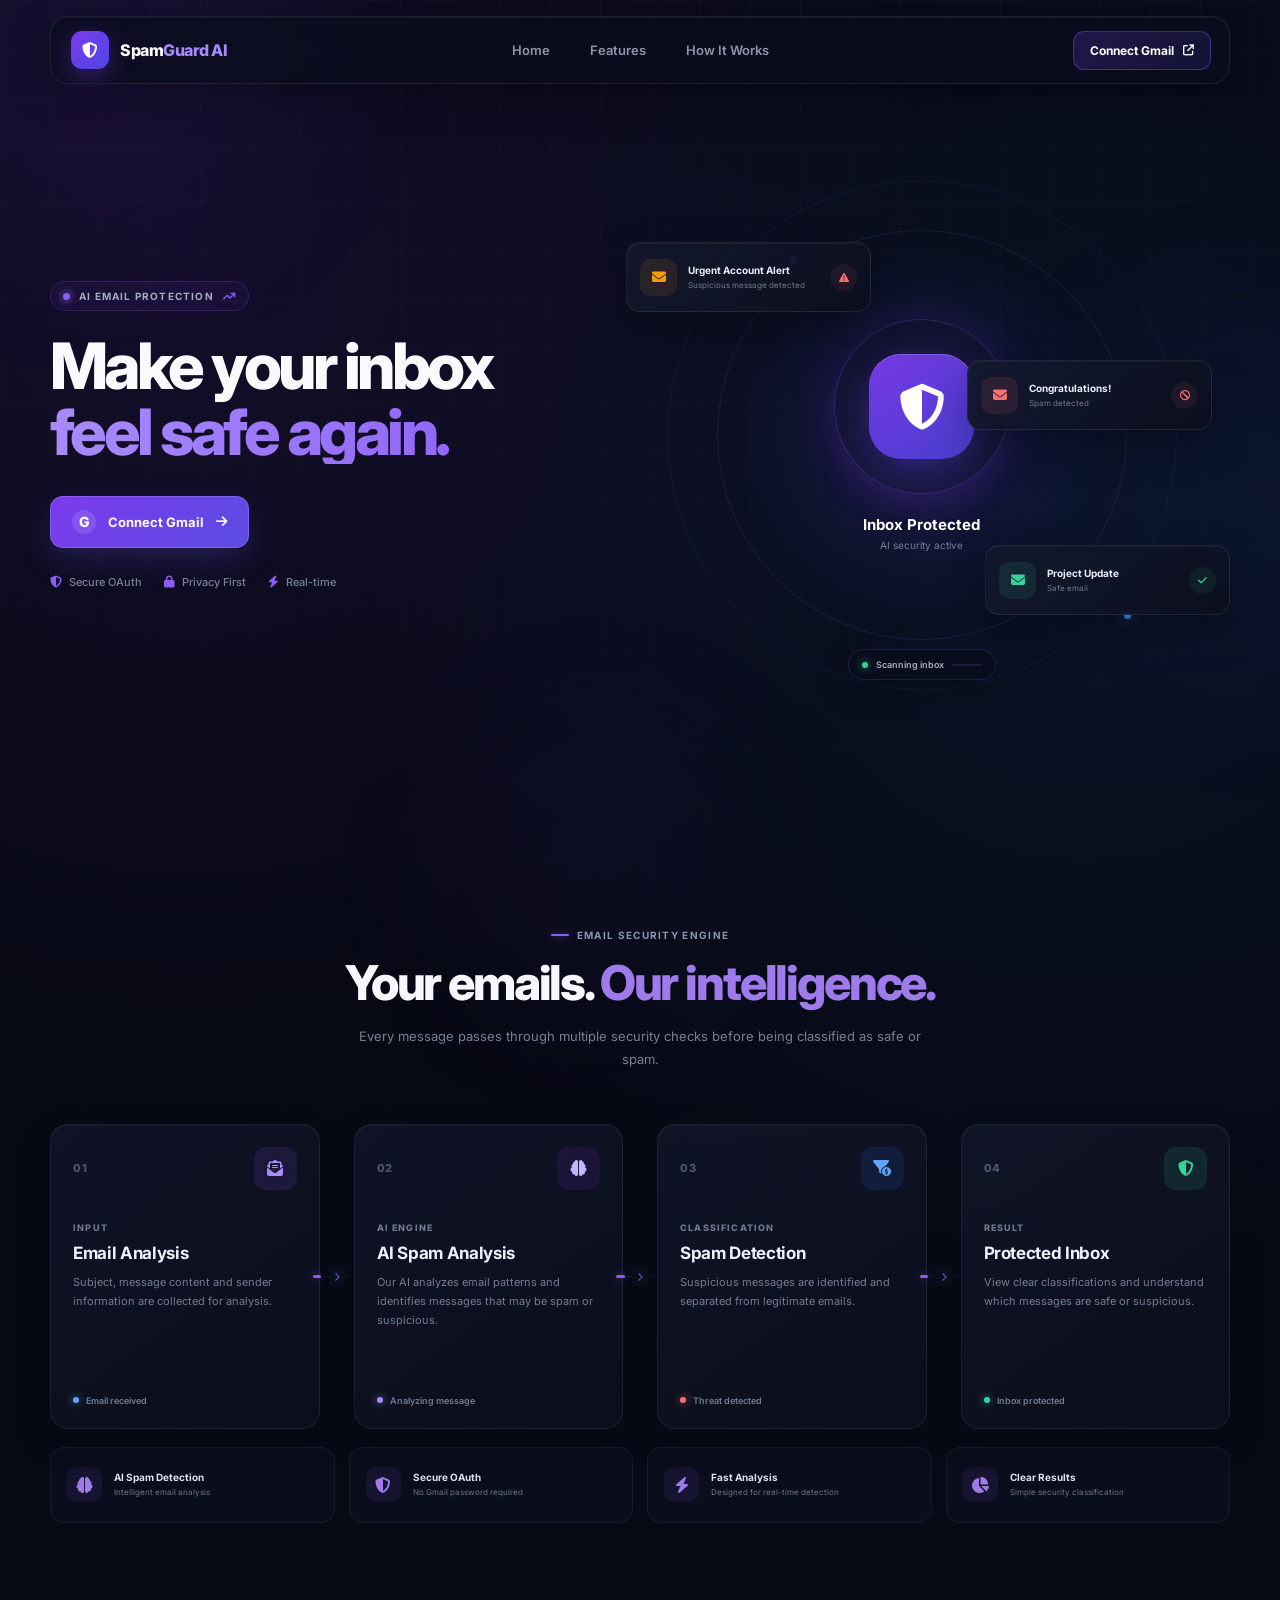
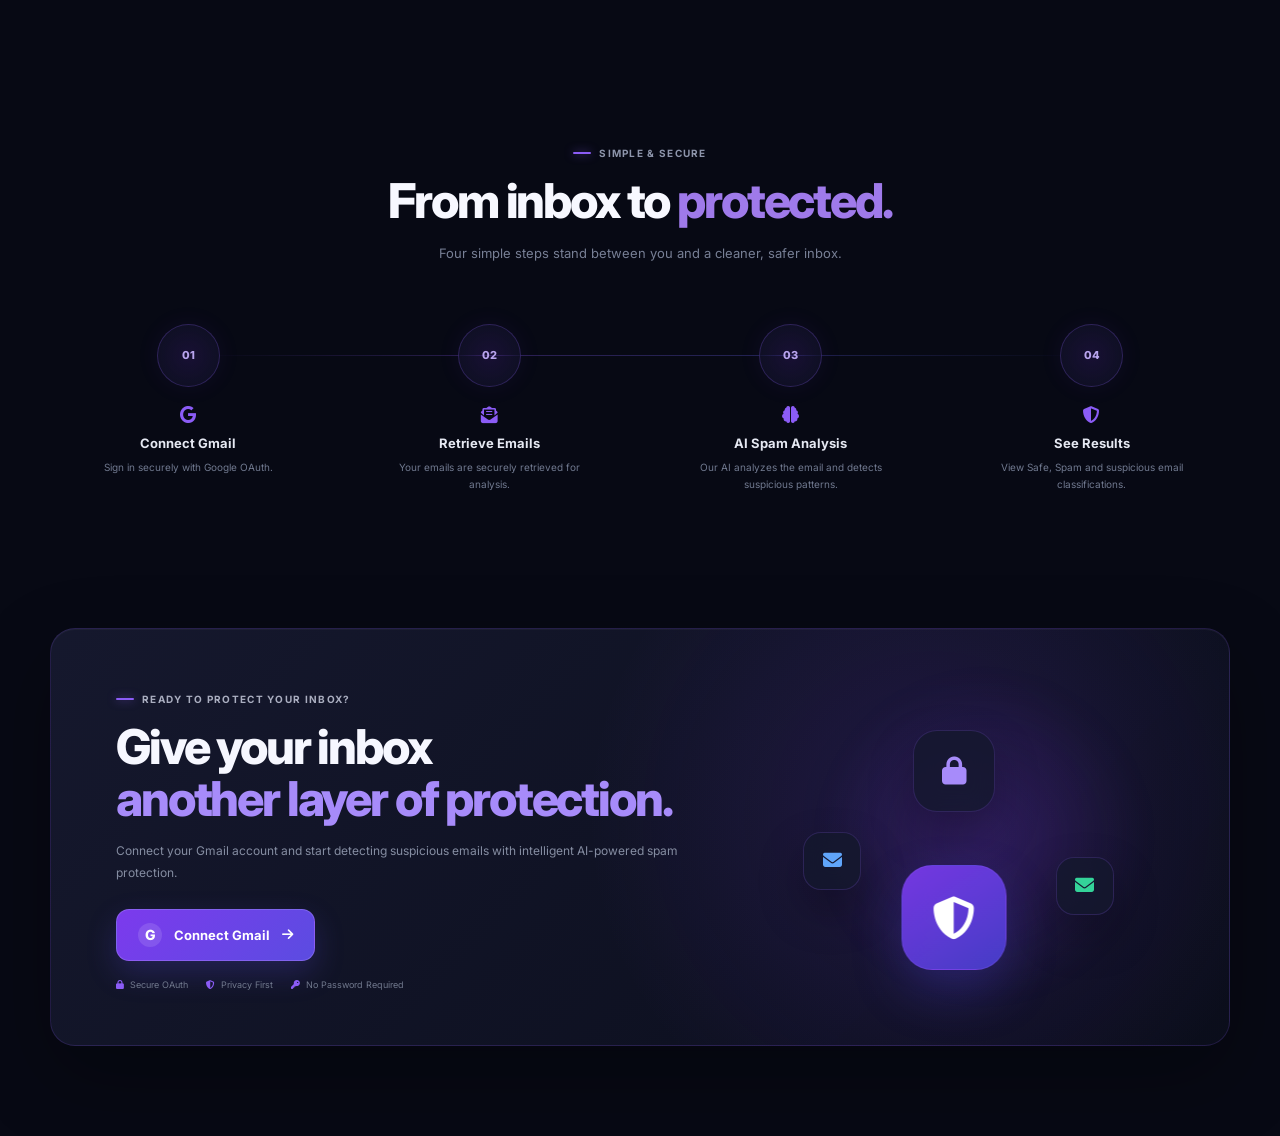
<file: index.html>
<!DOCTYPE html>
<html lang="en">
<head>

    <meta charset="UTF-8">
    <meta name="viewport" content="width=device-width, initial-scale=1.0">

    <title>Spam Email Detection | AI Email Security</title>

    <link rel="preconnect" href="https://fonts.googleapis.com">
    <link rel="preconnect" href="https://fonts.gstatic.com" crossorigin>

    <link
        href="https://fonts.googleapis.com/css2?family=Inter:wght@400;500;600;700;800&display=swap"
        rel="stylesheet"
    >

    <link
        rel="stylesheet"
        href="https://cdnjs.cloudflare.com/ajax/libs/font-awesome/6.5.2/css/all.min.css"
    >

    <link rel="stylesheet" href="style.css">

</head>

<body>

<!-- =====================================================
     BACKGROUND
===================================================== -->

<div class="ambient ambient-one"></div>
<div class="ambient ambient-two"></div>
<div class="ambient ambient-three"></div>

<div class="grid-background"></div>


<!-- =====================================================
     NAVBAR
===================================================== -->

<header class="navbar">

    <a href="#home" class="brand">

        <div class="brand-icon">
            <i class="fa-solid fa-shield-halved"></i>
        </div>

        <div class="brand-name">
            Spam<span>Guard AI</span>
        </div>

    </a>


    <nav class="navigation">

        <a href="#home" class="active">
            Home
        </a>

        <a href="#features">
            Features
        </a>

        <a href="#how-it-works">
            How It Works
        </a>

    </nav>


    <a href="#connect" class="nav-button">

        Connect Gmail

        <i class="fa-solid fa-arrow-up-right-from-square"></i>

    </a>

</header>


<!-- =====================================================
     HERO
===================================================== -->

<main id="home">

<section class="hero">

    <div class="hero-content">

        <div class="status-pill">

            <span class="status-dot"></span>

            <span>AI EMAIL PROTECTION</span>

            <i class="fa-solid fa-arrow-trend-up"></i>

        </div>


        <h1>

            Make your inbox

            <span>
                feel safe again.
            </span>

        </h1>


        <div class="hero-actions">

            <a href="/connect-gmail" class="primary-button">

                <div class="google-g">
                    G
                </div>

                Connect Gmail

                <i class="fa-solid fa-arrow-right"></i>

            </a>

        </div>


        <div class="trust-row">

            <div class="trust-item">

                <i class="fa-solid fa-shield-halved"></i>

                <span>
                    Secure OAuth
                </span>

            </div>


            <div class="trust-item">

                <i class="fa-solid fa-lock"></i>

                <span>
                    Privacy First
                </span>

            </div>


            <div class="trust-item">

                <i class="fa-solid fa-bolt"></i>

                <span>
                    Real-time
                </span>

            </div>

        </div>

    </div>


    <!-- =================================================
         EMAIL SECURITY VISUAL
    ================================================= -->

    <div class="hero-visual">

        <div class="visual-glow"></div>

        <div class="security-orbit orbit-one"></div>
        <div class="security-orbit orbit-two"></div>


        <!-- MAIN SHIELD -->

        <div class="main-shield">

            <div class="shield-ring">

                <div class="shield-icon">

                    <i class="fa-solid fa-shield-halved"></i>

                </div>

            </div>


            <div class="shield-text">

                <strong>
                    Inbox Protected
                </strong>

                <span>
                    AI security active
                </span>

            </div>

        </div>


        <!-- EMAIL CARD 01 -->

        <div class="email-card email-card-one">

            <div class="mail-icon suspicious">

                <i class="fa-solid fa-envelope"></i>

            </div>

            <div class="mail-info">

                <strong>
                    Urgent Account Alert
                </strong>

                <span>
                    Suspicious message detected
                </span>

            </div>

            <div class="danger-icon">

                <i class="fa-solid fa-triangle-exclamation"></i>

            </div>

        </div>


        <!-- EMAIL CARD 02 -->

        <div class="email-card email-card-two">

            <div class="mail-icon safe">

                <i class="fa-solid fa-envelope"></i>

            </div>

            <div class="mail-info">

                <strong>
                    Project Update
                </strong>

                <span>
                    Safe email
                </span>

            </div>

            <div class="check-icon">

                <i class="fa-solid fa-check"></i>

            </div>

        </div>


        <!-- EMAIL CARD 03 -->

        <div class="email-card email-card-three">

            <div class="mail-icon spam">

                <i class="fa-solid fa-envelope"></i>

            </div>

            <div class="mail-info">

                <strong>
                    Congratulations!
                </strong>

                <span>
                    Spam detected
                </span>

            </div>

            <div class="danger-icon">

                <i class="fa-solid fa-ban"></i>

            </div>

        </div>


        <!-- SCANNING BADGE -->

        <div class="scanning-badge">

            <span class="scan-dot"></span>

            Scanning inbox

            <span class="scan-line"></span>

        </div>

    </div>

</section>



<!-- =====================================================
     FEATURES
===================================================== -->

<section class="features-section" id="features">

    <div class="section-heading">

        <div class="mini-label">

            <span></span>

            EMAIL SECURITY ENGINE

        </div>


        <h2>

            Your emails.

            <span>
                Our intelligence.
            </span>

        </h2>


        <p>

            Every message passes through multiple security
            checks before being classified as safe or spam.

        </p>

    </div>


    <!-- =================================================
         SECURITY FLOW
    ================================================= -->

    <div class="security-flow">


        <!-- STEP 01 -->

        <div class="security-feature">

            <div class="security-feature-top">

                <div class="security-number">
                    01
                </div>

                <div class="security-icon purple">

                    <i class="fa-solid fa-envelope-open-text"></i>

                </div>

            </div>


            <div class="security-feature-content">

                <span class="security-label">
                    INPUT
                </span>


                <h3>
                    Email Analysis
                </h3>


                <p>

                    Subject, message content and sender
                    information are collected for analysis.

                </p>

            </div>


            <div class="security-status">

                <span class="status-small-dot blue"></span>

                Email received

            </div>

        </div>


        <!-- CONNECTOR -->

        <div class="security-connector">

            <div class="connector-line"></div>

            <i class="fa-solid fa-chevron-right"></i>

        </div>


        <!-- STEP 02 -->

        <div class="security-feature">

            <div class="security-feature-top">

                <div class="security-number">
                    02
                </div>


                <div class="security-icon violet">

                    <i class="fa-solid fa-brain"></i>

                </div>

            </div>


            <div class="security-feature-content">

                <span class="security-label">
                    AI ENGINE
                </span>


                <h3>
                    AI Spam Analysis
                </h3>


                <p>

                    Our AI analyzes email patterns and
                    identifies messages that may be spam
                    or suspicious.

                </p>

            </div>


            <div class="security-status">

                <span class="status-small-dot purple"></span>

                Analyzing message

            </div>

        </div>


        <!-- CONNECTOR -->

        <div class="security-connector">

            <div class="connector-line"></div>

            <i class="fa-solid fa-chevron-right"></i>

        </div>


        <!-- STEP 03 -->

        <div class="security-feature">

            <div class="security-feature-top">

                <div class="security-number">
                    03
                </div>


                <div class="security-icon blue">

                    <i class="fa-solid fa-filter-circle-dollar"></i>

                </div>

            </div>


            <div class="security-feature-content">

                <span class="security-label">
                    CLASSIFICATION
                </span>


                <h3>
                    Spam Detection
                </h3>


                <p>

                    Suspicious messages are identified and
                    separated from legitimate emails.

                </p>

            </div>


            <div class="security-status">

                <span class="status-small-dot red"></span>

                Threat detected

            </div>

        </div>


        <!-- CONNECTOR -->

        <div class="security-connector">

            <div class="connector-line"></div>

            <i class="fa-solid fa-chevron-right"></i>

        </div>


        <!-- STEP 04 -->

        <div class="security-feature">

            <div class="security-feature-top">

                <div class="security-number">
                    04
                </div>


                <div class="security-icon safe">

                    <!-- FIXED ICON -->
                    <i class="fa-solid fa-shield-halved"></i>

                </div>

            </div>


            <div class="security-feature-content">

                <span class="security-label">
                    RESULT
                </span>


                <h3>
                    Protected Inbox
                </h3>


                <p>

                    View clear classifications and understand
                    which messages are safe or suspicious.

                </p>

            </div>


            <div class="security-status">

                <span class="status-small-dot green"></span>

                Inbox protected

            </div>

        </div>

    </div>



    <!-- =================================================
         FEATURE STATISTICS
    ================================================= -->

    <div class="features-bottom">


        <!-- AI -->

        <div class="feature-stat">

            <div class="feature-stat-icon">

                <i class="fa-solid fa-brain"></i>

            </div>


            <div>

                <strong>
                    AI Spam Detection
                </strong>

                <span>
                    Intelligent email analysis
                </span>

            </div>

        </div>


        <!-- SECURITY -->

        <div class="feature-stat">

            <div class="feature-stat-icon">

                <i class="fa-solid fa-shield-halved"></i>

            </div>


            <div>

                <strong>
                    Secure OAuth
                </strong>

                <span>
                    No Gmail password required
                </span>

            </div>

        </div>


        <!-- SPEED -->

        <div class="feature-stat">

            <div class="feature-stat-icon">

                <i class="fa-solid fa-bolt"></i>

            </div>


            <div>

                <strong>
                    Fast Analysis
                </strong>

                <span>
                    Designed for real-time detection
                </span>

            </div>

        </div>


        <!-- RESULTS -->

        <div class="feature-stat">

            <div class="feature-stat-icon">

                <i class="fa-solid fa-chart-pie"></i>

            </div>


            <div>

                <strong>
                    Clear Results
                </strong>

                <span>
                    Simple security classification
                </span>

            </div>

        </div>

    </div>

</section>



<!-- =====================================================
     HOW IT WORKS
===================================================== -->

<section class="workflow-section" id="how-it-works">


    <div class="section-heading centered">

        <div class="mini-label">

            <span></span>

            SIMPLE & SECURE

        </div>


        <h2>

            From inbox to

            <span>
                protected.
            </span>

        </h2>


        <p>

            Four simple steps stand between you and
            a cleaner, safer inbox.

        </p>

    </div>



    <div class="workflow">

        <div class="workflow-line"></div>


        <!-- STEP 01 -->

        <div class="workflow-step">

            <div class="step-circle">
                01
            </div>


            <i class="fa-brands fa-google"></i>


            <h3>
                Connect Gmail
            </h3>


            <p>
                Sign in securely with Google OAuth.
            </p>

        </div>


        <!-- STEP 02 -->

        <div class="workflow-step">

            <div class="step-circle">
                02
            </div>


            <i class="fa-solid fa-envelope-open-text"></i>


            <h3>
                Retrieve Emails
            </h3>


            <p>

                Your emails are securely retrieved
                for analysis.

            </p>

        </div>


        <!-- STEP 03 -->

        <div class="workflow-step">

            <div class="step-circle">
                03
            </div>


            <i class="fa-solid fa-brain"></i>


            <h3>
                AI Spam Analysis
            </h3>


            <p>

                Our AI analyzes the email and
                detects suspicious patterns.

            </p>

        </div>


        <!-- STEP 04 -->

        <div class="workflow-step">

            <div class="step-circle">
                04
            </div>


            <i class="fa-solid fa-shield-halved"></i>


            <h3>
                See Results
            </h3>


            <p>

                View Safe, Spam and suspicious
                email classifications.

            </p>

        </div>

    </div>

</section>



<!-- =====================================================
     CONNECT CTA
===================================================== -->

<section class="connect-section" id="connect">


    <div class="connect-card">

        <div class="connect-glow"></div>


        <div class="connect-content">


            <div class="mini-label light">

                <span></span>

                READY TO PROTECT YOUR INBOX?

            </div>


            <h2>

                Give your inbox

                <span>
                    another layer of protection.
                </span>

            </h2>


            <p>

                Connect your Gmail account and start detecting
                suspicious emails with intelligent AI-powered
                spam protection.

            </p>


            <a href="/connect-gmail" class="connect-button">

                <div class="google-g">
                    G
                </div>

                Connect Gmail

                <i class="fa-solid fa-arrow-right"></i>

            </a>


            <div class="connect-security">

                <span>

                    <i class="fa-solid fa-lock"></i>

                    Secure OAuth

                </span>


                <span>

                    <i class="fa-solid fa-shield-halved"></i>

                    Privacy First

                </span>


                <span>

                    <i class="fa-solid fa-key"></i>

                    No Password Required

                </span>

            </div>

        </div>


        <!-- CONNECT VISUAL -->

        <div class="connect-visual">


            <div class="floating-lock">

                <i class="fa-solid fa-lock"></i>

            </div>


            <div class="floating-mail mail-a">

                <i class="fa-solid fa-envelope"></i>

            </div>


            <div class="floating-mail mail-b">

                <i class="fa-solid fa-envelope"></i>

            </div>


            <div class="floating-shield">

                <i class="fa-solid fa-shield-halved"></i>

            </div>

        </div>

    </div>

</section>


</main>



<!-- =====================================================
     JAVASCRIPT
===================================================== -->

<script>

/* ============================================
   NAVIGATION SCROLL EFFECT
============================================ */

const navbar = document.querySelector(".navbar");

window.addEventListener("scroll", () => {

    if (window.scrollY > 30) {

        navbar.classList.add("scrolled");

    } else {

        navbar.classList.remove("scrolled");

    }

});



/* ============================================
   ACTIVE NAVIGATION
============================================ */

const sections =
    document.querySelectorAll("section[id]");

const navLinks =
    document.querySelectorAll(".navigation a");


window.addEventListener("scroll", () => {

    let current = "";

    sections.forEach(section => {

        const sectionTop =
            section.offsetTop - 150;

        if (window.scrollY >= sectionTop) {

            current =
                section.getAttribute("id");

        }

    });


    navLinks.forEach(link => {

        link.classList.remove("active");


        if (
            link.getAttribute("href") ===
            "#" + current
        ) {

            link.classList.add("active");

        }

    });

});



/* ============================================
   EMAIL CARD PARALLAX
============================================ */

const visual =
    document.querySelector(".hero-visual");


if (visual) {

    visual.addEventListener(
        "mousemove",
        event => {

            const rect =
                visual.getBoundingClientRect();


            const x =
                (event.clientX - rect.left) /
                rect.width - 0.5;


            const y =
                (event.clientY - rect.top) /
                rect.height - 0.5;


            const cards =
                document.querySelectorAll(
                    ".email-card"
                );


            cards.forEach((card, index) => {

                const strength =
                    (index + 1) * 5;


                card.style.transform =
                    `translate(
                        ${x * strength}px,
                        ${y * strength}px
                    )`;

            });

        }
    );


    visual.addEventListener(
        "mouseleave",
        () => {

            const cards =
                document.querySelectorAll(
                    ".email-card"
                );


            cards.forEach(card => {

                card.style.transform = "";

            });

        }
    );

}

</script>

</body>
</html>
</file>
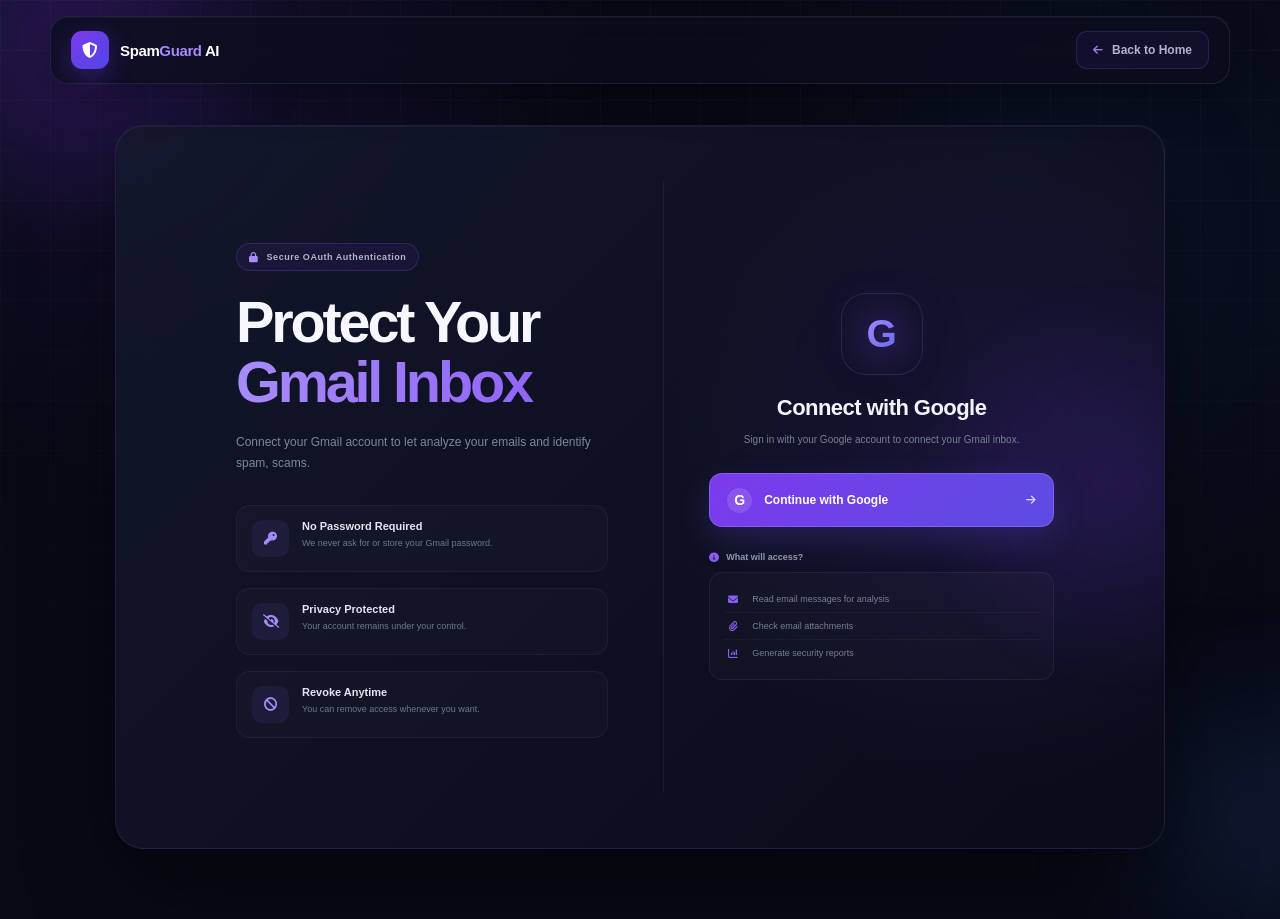
<file: connect-gmail.html>
<!DOCTYPE html>
<html lang="en">

<head>

    <meta charset="UTF-8">

    <meta
        name="viewport"
        content="width=device-width, initial-scale=1.0"
    >

    <title>
        Connect Gmail - SpamEmail Detection
    </title>


    <!-- Font Awesome -->

    <link
        rel="stylesheet"
        href="https://cdnjs.cloudflare.com/ajax/libs/font-awesome/6.5.2/css/all.min.css"
    >


    <!-- Main Website CSS -->

    <link
        rel="stylesheet"
        href="/style.css"
    >


    <!-- Connect Gmail CSS -->

    <link
        rel="stylesheet"
        href="/connect-gmail.css"
    >

</head>


<body>


<!-- =====================================================
     NAVBAR
===================================================== -->

<header class="navbar">

    <div class="logo">

        <div class="logo-icon">

            <i class="fa-solid fa-shield-halved"></i>

        </div>

        <span>
            Spam<span class="blue">Guard</span> AI
        </span>

    </div>


    <a
        href="/"
        class="back-home"
    >

        <i class="fa-solid fa-arrow-left"></i>

        Back to Home

    </a>

</header>



<!-- =====================================================
     MAIN CONNECT PAGE
===================================================== -->

<main class="connect-page">


    <div class="connect-card">


        <!-- =================================================
             LEFT SIDE
        ================================================== -->

        <div class="connect-info">




            <div class="connect-badge">

                <i class="fa-solid fa-lock"></i>

                Secure OAuth Authentication

            </div>


            <h1>

                Protect Your

                <span>
                    Gmail Inbox
                </span>

            </h1>


            <p class="intro">

                Connect your Gmail account to let
                 analyze your emails
                and identify spam, scams.

            </p>



            <!-- SECURITY FEATURES -->

            <div class="security-list">


                <div class="security-item">

                    <div class="security-item-icon">

                        <i class="fa-solid fa-key"></i>

                    </div>

                    <div>

                        <strong>
                            No Password Required
                        </strong>

                        <p>
                            We never ask for or store
                            your Gmail password.
                        </p>

                    </div>

                </div>



                <div class="security-item">

                    <div class="security-item-icon">

                        <i class="fa-solid fa-eye-slash"></i>

                    </div>

                    <div>

                        <strong>
                            Privacy Protected
                        </strong>

                        <p>
                            Your account remains
                            under your control.
                        </p>

                    </div>

                </div>



                <div class="security-item">

                    <div class="security-item-icon">

                        <i class="fa-solid fa-ban"></i>

                    </div>

                    <div>

                        <strong>
                            Revoke Anytime
                        </strong>

                        <p>
                            You can remove access
                            whenever you want.
                        </p>

                    </div>

                </div>


            </div>

        </div>



        <!-- =================================================
             RIGHT SIDE
        ================================================== -->

        <div class="google-connect">


            <div class="google-logo">

                <span>G</span>

            </div>


            <h2>
                Connect with Google
            </h2>


            <p>

                Sign in with your Google account
                to connect your Gmail inbox.

            </p>



            <!-- GOOGLE LOGIN BUTTON -->

            <a
                href="/google-login"
                class="google-login-btn"
            >

                <div class="google-g">

                    <span>G</span>

                </div>


                <span>
                    Continue with Google
                </span>


                <i
                    class="fa-solid fa-arrow-right"
                ></i>

            </a>



            <!-- PERMISSIONS -->

            <div class="permission-title">

                <i
                    class="fa-solid fa-circle-info"
                ></i>

                What will access?

            </div>



            <div class="permission-box">


                <div class="permission-item">

                    <i
                        class="fa-solid fa-envelope"
                    ></i>

                    <span>
                        Read email messages for analysis
                    </span>

                </div>



                


                <div class="permission-item">

                    <i
                        class="fa-solid fa-paperclip"
                    ></i>

                    <span>
                        Check email attachments
                    </span>

                </div>



                <div class="permission-item">

                    <i
                        class="fa-solid fa-chart-column"
                    ></i>

                    <span>
                        Generate security reports
                    </span>

                </div>


            </div>





        </div>

    </div>



    <!-- =================================================
         TRUST ROW
    ================================================== -->



</main>


</body>

</html>
</file>
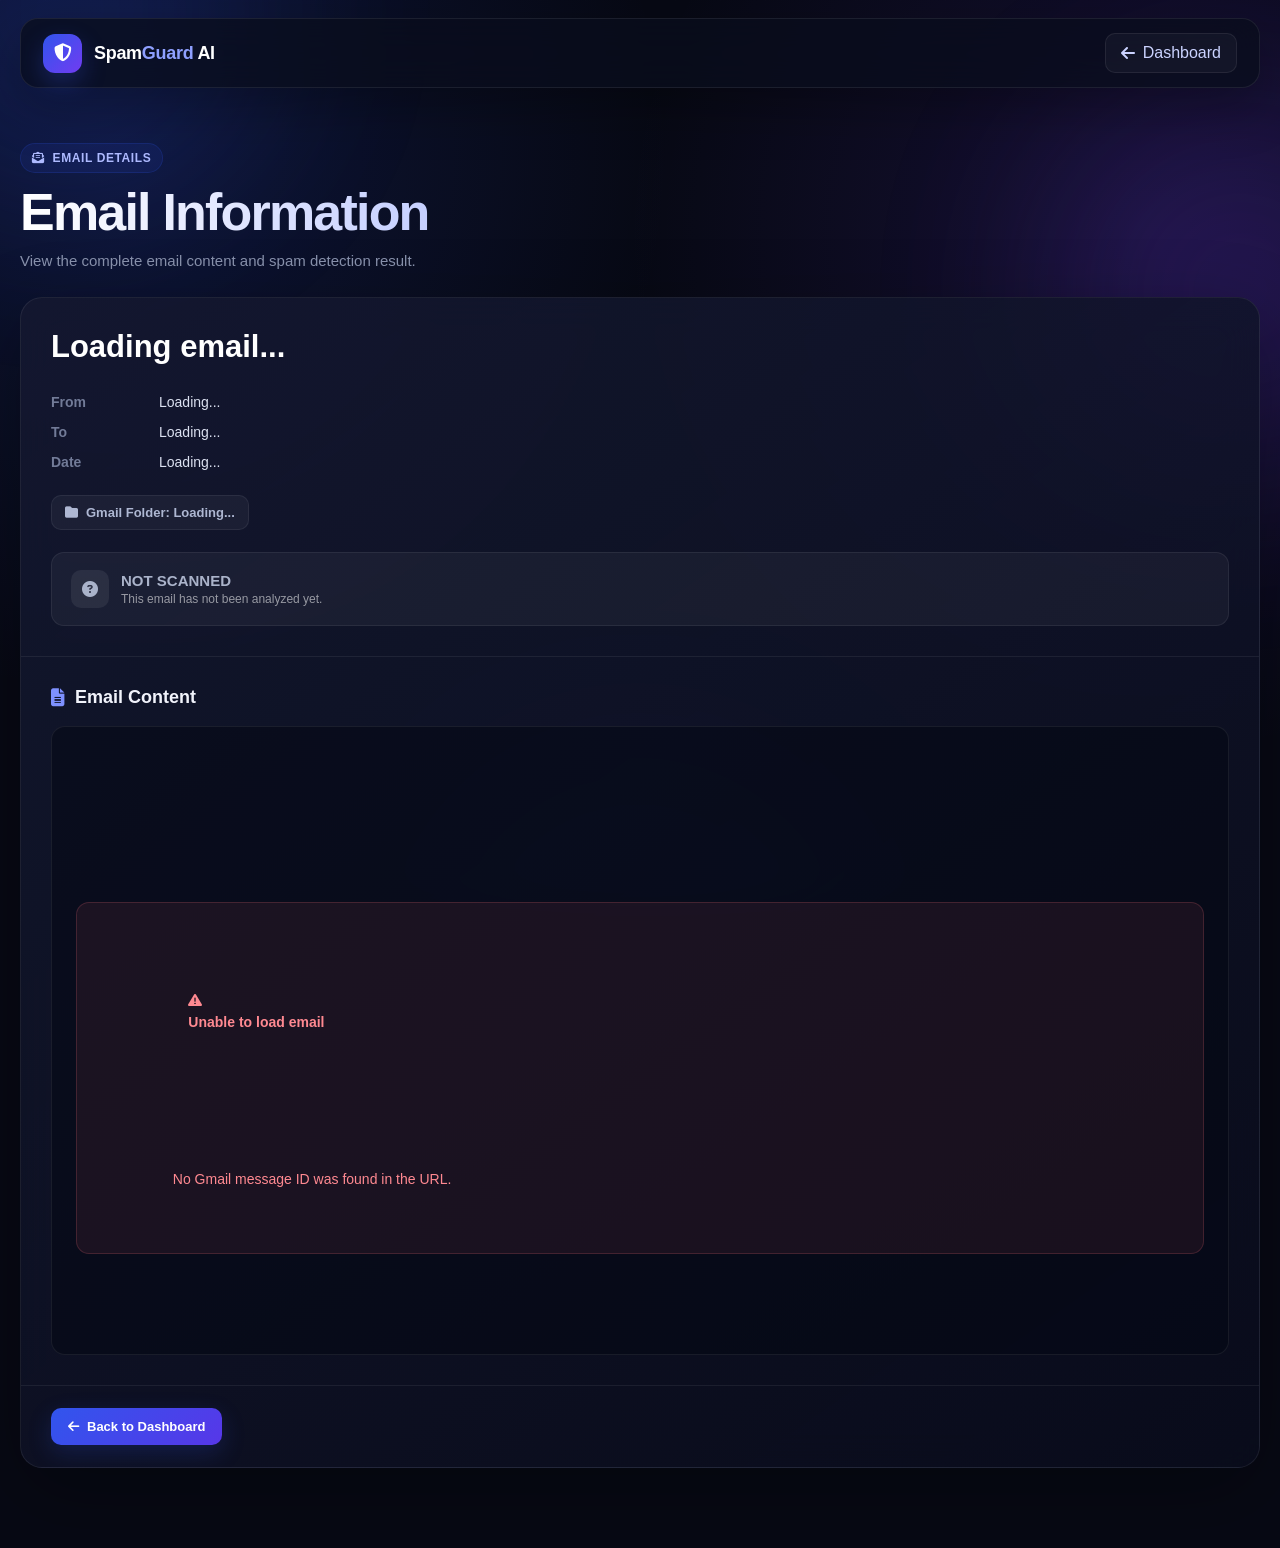
<file: email-details.html>
<!DOCTYPE html>
<html lang="en">

<head>

    <meta charset="UTF-8">

    <meta
        name="viewport"
        content="width=device-width, initial-scale=1.0"
    >

    <title>
        Email Details - SpamGuard AI
    </title>

    <link
        rel="stylesheet"
        href="https://cdnjs.cloudflare.com/ajax/libs/font-awesome/6.5.2/css/all.min.css"
    >

    <style>

        /* =========================================================
           RESET
        ========================================================= */

        * {
            margin: 0;
            padding: 0;
            box-sizing: border-box;
        }


        /* =========================================================
           BODY
        ========================================================= */

        body {

            min-height: 100vh;

            font-family:
                "Segoe UI",
                Arial,
                Helvetica,
                sans-serif;

            color: #f4f6ff;

            background:
                radial-gradient(
                    circle at 10% 10%,
                    rgba(49, 85, 237, .16),
                    transparent 30%
                ),
                radial-gradient(
                    circle at 90% 15%,
                    rgba(113, 60, 241, .14),
                    transparent 30%
                ),
                #070914;

            overflow-x: hidden;
        }


        /* =========================================================
           AMBIENT BACKGROUND
        ========================================================= */

        .ambient {

            position: fixed;

            inset: 0;

            pointer-events: none;

            overflow: hidden;

            z-index: 0;
        }

        .blob {

            position: absolute;

            width: 380px;

            height: 380px;

            border-radius: 50%;

            filter: blur(100px);

            opacity: .18;
        }

        .blob.one {

            top: -180px;

            left: -120px;

            background: #3155ed;
        }

        .blob.two {

            right: -150px;

            top: 100px;

            background: #713cf1;
        }

        .blob.three {

            left: 35%;

            bottom: -260px;

            background: #3155ed;
        }


        /* =========================================================
           GRID
        ========================================================= */

        .grid-background {

            position: fixed;

            inset: 0;

            pointer-events: none;

            z-index: 0;

            opacity: .18;

            background-image:
                linear-gradient(
                    rgba(255,255,255,.025) 1px,
                    transparent 1px
                ),
                linear-gradient(
                    90deg,
                    rgba(255,255,255,.025) 1px,
                    transparent 1px
                );

            background-size: 45px 45px;

            mask-image:
                linear-gradient(
                    to bottom,
                    black,
                    transparent 85%
                );
        }


        /* =========================================================
           HEADER
        ========================================================= */

        .header {

            position: sticky;

            top: 18px;

            z-index: 100;

            width:
                min(
                    1380px,
                    calc(100% - 40px)
                );

            height: 70px;

            margin: 18px auto 0;

            padding: 0 22px;

            display: flex;

            align-items: center;

            justify-content: space-between;

            border:
                1px solid
                rgba(255,255,255,.08);

            border-radius: 18px;

            background:
                rgba(10,13,29,.78);

            backdrop-filter: blur(18px);

            -webkit-backdrop-filter: blur(18px);

            box-shadow:
                0 20px 50px
                rgba(0,0,0,.28);
        }


        /* =========================================================
           LOGO
        ========================================================= */

        .brand {

            display: flex;

            align-items: center;

            gap: 12px;

            color: white;

            text-decoration: none;

            font-size: 18px;

            font-weight: 700;
        }

        .brand-icon {

            width: 39px;

            height: 39px;

            border-radius: 12px;

            display: flex;

            align-items: center;

            justify-content: center;

            color: white;

            background:
                linear-gradient(
                    135deg,
                    #3155ed,
                    #713cf1
                );

            box-shadow:
                0 10px 25px
                rgba(49,85,237,.28);
        }

        .brand-text {

            letter-spacing: -.3px;
        }

        .brand-text span {

            color: #8fa0ff;
        }


        /* =========================================================
           HEADER RIGHT
        ========================================================= */

        .back-button {

            display: inline-flex;

            align-items: center;

            gap: 8px;

            padding: 10px 15px;

            color: #cbd3ff;

            text-decoration: none;

            border:
                1px solid
                rgba(255,255,255,.08);

            border-radius: 10px;

            background:
                rgba(255,255,255,.035);

            transition:
                .2s ease;
        }

        .back-button:hover {

            color: white;

            border-color:
                rgba(113,60,241,.45);

            background:
                rgba(113,60,241,.12);

            transform:
                translateY(-1px);
        }


        /* =========================================================
           MAIN
        ========================================================= */

        .page {

            position: relative;

            z-index: 1;

            width:
                min(
                    1380px,
                    calc(100% - 40px)
                );

            margin: 0 auto;

            padding:
                55px 0
                80px;
        }


        /* =========================================================
           PAGE HEADER
        ========================================================= */

        .page-header {

            margin-bottom: 28px;
        }

        .eyebrow {

            display: inline-flex;

            align-items: center;

            gap: 8px;

            margin-bottom: 12px;

            padding: 7px 11px;

            border-radius: 999px;

            color: #aebaff;

            background:
                rgba(49,85,237,.10);

            border:
                1px solid
                rgba(49,85,237,.18);

            font-size: 12px;

            font-weight: 700;

            letter-spacing: .6px;

            text-transform: uppercase;
        }

        .page-header h1 {

            margin: 0;

            font-size: clamp(
                32px,
                5vw,
                52px
            );

            line-height: 1.05;

            letter-spacing: -1.8px;

            background:
                linear-gradient(
                    90deg,
                    #ffffff,
                    #a8b7ff,
                    #7956f5
                );

            -webkit-background-clip: text;

            background-clip: text;

            -webkit-text-fill-color: transparent;
        }

        .page-header p {

            margin-top: 12px;

            color: #8992ad;

            font-size: 15px;
        }


        /* =========================================================
           MAIN CARD
        ========================================================= */

        .email-card {

            overflow: hidden;

            border:
                1px solid
                rgba(255,255,255,.075);

            border-radius: 22px;

            background:
                linear-gradient(
                    145deg,
                    rgba(20,24,48,.90),
                    rgba(10,13,29,.78)
                );

            box-shadow:
                0 25px 80px
                rgba(0,0,0,.30);

            backdrop-filter: blur(18px);

            -webkit-backdrop-filter: blur(18px);
        }


        /* =========================================================
           EMAIL HEADER
        ========================================================= */

        .email-header {

            padding: 30px;

            border-bottom:
                1px solid
                rgba(255,255,255,.065);
        }


        /* =========================================================
           SUBJECT
        ========================================================= */

        .subject {

            margin-bottom: 28px;

            color: #ffffff;

            font-size: clamp(
                23px,
                3vw,
                31px
            );

            font-weight: 700;

            line-height: 1.25;

            word-break: break-word;
        }


        /* =========================================================
           EMAIL INFO
        ========================================================= */

        .email-info {

            display: grid;

            grid-template-columns:
                90px 1fr;

            gap:
                14px 18px;

            font-size: 14px;
        }

        .info-label {

            color: #727b98;

            font-weight: 600;
        }

        .info-value {

            min-width: 0;

            color: #dce1f1;

            word-break: break-word;
        }


        /* =========================================================
           GMAIL LOCATION
        ========================================================= */

        .gmail-location {

            display: inline-flex;

            align-items: center;

            gap: 8px;

            margin-top: 25px;

            padding: 9px 13px;

            border-radius: 10px;

            font-size: 13px;

            font-weight: 700;
        }

        .gmail-location.inbox {

            color: #70e9b1;

            background:
                rgba(75,224,155,.09);

            border:
                1px solid
                rgba(75,224,155,.18);
        }

        .gmail-location.spam {

            color: #ff7f88;

            background:
                rgba(255,109,120,.09);

            border:
                1px solid
                rgba(255,109,120,.18);
        }

        .gmail-location.other {

            color: #aeb7d2;

            background:
                rgba(255,255,255,.045);

            border:
                1px solid
                rgba(255,255,255,.07);
        }


        /* =========================================================
           DETECTION RESULT
        ========================================================= */

        .result-box {

            margin-top: 22px;

            padding: 17px 19px;

            display: flex;

            align-items: center;

            border-radius: 13px;
        }

        .result-box.safe {

            color: #73e9b1;

            background:
                rgba(75,224,155,.08);

            border:
                1px solid
                rgba(75,224,155,.17);
        }

        .result-box.spam {

            color: #ff8088;

            background:
                rgba(255,109,120,.08);

            border:
                1px solid
                rgba(255,109,120,.17);
        }

        .result-box.unscanned {

            color: #aab3ca;

            background:
                rgba(255,255,255,.045);

            border:
                1px solid
                rgba(255,255,255,.07);
        }

        .result-left {

            display: flex;

            align-items: center;

            gap: 12px;
        }

        .result-icon {

            width: 38px;

            height: 38px;

            flex-shrink: 0;

            display: flex;

            align-items: center;

            justify-content: center;

            border-radius: 10px;

            background:
                rgba(255,255,255,.07);
        }

        .result-title {

            font-size: 15px;

            font-weight: 700;
        }

        .result-subtitle {

            margin-top: 3px;

            color: rgba(255,255,255,.55);

            font-size: 12px;
        }


        /* =========================================================
           CONTENT
        ========================================================= */

        .content-section {

            padding: 30px;
        }

        .section-title {

            display: flex;

            align-items: center;

            gap: 10px;

            margin-bottom: 18px;

            color: #f1f3fb;

            font-size: 18px;

            font-weight: 700;
        }

        .section-title i {

            color: #7e91ff;
        }


        /* =========================================================
           MODEL INFO
        ========================================================= */

        .model-info {

            display: none;

            margin-bottom: 18px;

            padding: 13px 15px;

            border-radius: 10px;

            color: #aeb7d0;

            background:
                rgba(255,255,255,.035);

            border:
                1px solid
                rgba(255,255,255,.06);

            font-size: 13px;
        }


        /* =========================================================
           MESSAGE BODY
        ========================================================= */

        .message-box {

            min-height: 180px;

            max-height: 650px;

            overflow-y: auto;

            padding: 24px;

            border-radius: 14px;

            color: #dbe0ef;

            background:
                rgba(5,8,20,.52);

            border:
                1px solid
                rgba(255,255,255,.07);

            font-family:
                "Segoe UI",
                Arial,
                sans-serif;

            font-size: 14px;

            line-height: 1.8;

            white-space: pre-wrap;

            word-break: break-word;
        }

        .message-box::-webkit-scrollbar {

            width: 7px;
        }

        .message-box::-webkit-scrollbar-track {

            background:
                rgba(255,255,255,.025);
        }

        .message-box::-webkit-scrollbar-thumb {

            background:
                rgba(255,255,255,.15);

            border-radius: 10px;
        }


        /* =========================================================
           LOADING
        ========================================================= */

        .loading {

            min-height: 180px;

            display: flex;

            align-items: center;

            justify-content: center;

            flex-direction: column;

            gap: 13px;

            color: #8791ad;
        }

        .loading i {

            font-size: 25px;

            color: #6d82ff;
        }


        /* =========================================================
           ERROR
        ========================================================= */

        .error-box {

            display: none;

            padding: 18px;

            border-radius: 13px;

            color: #ff8991;

            background:
                rgba(255,109,120,.08);

            border:
                1px solid
                rgba(255,109,120,.18);

            line-height: 1.6;

            font-size: 14px;
        }


        /* =========================================================
           ACTIONS
        ========================================================= */

        .actions {

            padding:
                22px 30px;

            border-top:
                1px solid
                rgba(255,255,255,.065);

            display: flex;

            justify-content: space-between;

            align-items: center;

            gap: 12px;
        }

        .button {

            display: inline-flex;

            align-items: center;

            justify-content: center;

            gap: 8px;

            padding:
                11px 17px;

            border-radius: 10px;

            text-decoration: none;

            font-size: 13px;

            font-weight: 700;

            transition:
                .2s ease;
        }

        .dashboard-button {

            color: white;

            background:
                linear-gradient(
                    135deg,
                    #3155ed,
                    #5737e8
                );

            box-shadow:
                0 8px 25px
                rgba(49,85,237,.20);
        }

        .dashboard-button:hover {

            transform:
                translateY(-1px);

            box-shadow:
                0 12px 30px
                rgba(49,85,237,.30);
        }


        /* =========================================================
           RESPONSIVE
        ========================================================= */

        @media (max-width: 850px) {

            .page {

                padding-top: 40px;
            }

            .email-header,
            .content-section {

                padding: 24px;
            }

            .actions {

                padding:
                    20px 24px;
            }
        }


        @media (max-width: 650px) {

            .header {

                width:
                    calc(100% - 24px);

                margin-top: 12px;

                padding:
                    0 14px;
            }

            .page {

                width:
                    calc(100% - 24px);

                padding-top: 32px;
            }

            .brand-text {

                display: none;
            }

            .email-info {

                grid-template-columns: 1fr;

                gap: 5px;

                margin-bottom: 12px;
            }

            .info-value {

                margin-bottom: 8px;
            }

            .result-box {

                align-items: flex-start;

                flex-direction: column;
            }

            .actions {

                flex-direction: column;

                align-items: stretch;
            }

            .button {

                width: 100%;
            }
        }


        @media (max-width: 430px) {

            .page-header h1 {

                font-size: 31px;
            }

            .subject {

                font-size: 21px;
            }

            .email-header,
            .content-section {

                padding: 19px;
            }

            .actions {

                padding:
                    18px 19px;
            }

            .message-box {

                padding: 17px;

                font-size: 13px;
            }

        }

    </style>

</head>


<body>


    <!-- =========================================================
         BACKGROUND
    ========================================================== -->

    <div class="ambient">

        <div class="blob one"></div>

        <div class="blob two"></div>

        <div class="blob three"></div>

    </div>

    <div class="grid-background"></div>


    <!-- =========================================================
         HEADER
    ========================================================== -->

    <header class="header">

        <a
            href="/dashboard"
            class="brand"
        >

            <div class="brand-icon">

                <i class="fa-solid fa-shield-halved"></i>

            </div>

            <div class="brand-text">

                Spam<span>Guard</span> AI

            </div>

        </a>


        <a
            href="/dashboard"
            class="back-button"
        >

            <i class="fa-solid fa-arrow-left"></i>

            Dashboard

        </a>

    </header>


    <!-- =========================================================
         MAIN
    ========================================================== -->

    <main class="page">


        <!-- PAGE TITLE -->

        <div class="page-header">

            <div class="eyebrow">

                <i class="fa-solid fa-envelope-open-text"></i>

                Email Details

            </div>

            <h1>
                Email Information
            </h1>

            <p>
                View the complete email content and spam detection result.
            </p>

        </div>


        <!-- =====================================================
             EMAIL CARD
        ====================================================== -->

        <section class="email-card">


            <!-- =================================================
                 EMAIL HEADER
            ================================================== -->

            <div class="email-header">


                <!-- SUBJECT -->

                <div
                    class="subject"
                    id="emailSubject"
                >

                    Loading email...

                </div>


                <!-- EMAIL INFORMATION -->

                <div class="email-info">


                    <div class="info-label">
                        From
                    </div>

                    <div
                        class="info-value"
                        id="emailFrom"
                    >
                        Loading...
                    </div>


                    <div class="info-label">
                        To
                    </div>

                    <div
                        class="info-value"
                        id="emailTo"
                    >
                        Loading...
                    </div>


                    <div class="info-label">
                        Date
                    </div>

                    <div
                        class="info-value"
                        id="emailDate"
                    >
                        Loading...
                    </div>


                </div>


                <!-- GMAIL LOCATION -->

                <div
                    id="gmailLocation"
                    class="gmail-location other"
                >

                    <i class="fa-solid fa-folder"></i>

                    <span>
                        Gmail Folder: Loading...
                    </span>

                </div>


                <!-- DETECTION RESULT -->

                <div
                    id="resultBox"
                    class="result-box unscanned"
                >

                    <div class="result-left">

                        <div
                            class="result-icon"
                            id="resultIcon"
                        >

                            <i class="fa-solid fa-circle-question"></i>

                        </div>

                        <div>

                            <div
                                class="result-title"
                                id="resultTitle"
                            >
                                NOT SCANNED
                            </div>

                            <div
                                class="result-subtitle"
                                id="resultSubtitle"
                            >
                                This email has not been analyzed yet.
                            </div>

                        </div>

                    </div>

                </div>

            </div>


            <!-- =================================================
                 EMAIL CONTENT
            ================================================== -->

            <div class="content-section">


                <div
                    class="model-info"
                    id="modelInfo"
                >
                </div>


                <div class="section-title">

                    <i class="fa-solid fa-file-lines"></i>

                    Email Content

                </div>


                <div
                    class="message-box"
                    id="messageContent"
                >

                    <div
                        class="loading"
                        id="loading"
                    >

                        <i class="fa-solid fa-spinner fa-spin"></i>

                        <span>
                            Loading email content...
                        </span>

                    </div>


                    <div
                        class="error-box"
                        id="errorBox"
                    >
                    </div>

                </div>

            </div>


            <!-- =================================================
                 ACTIONS
            ================================================== -->

            <div class="actions">

                <a
                    href="/dashboard"
                    class="button dashboard-button"
                >

                    <i class="fa-solid fa-arrow-left"></i>

                    Back to Dashboard

                </a>

            </div>


        </section>

    </main>


    <!-- =========================================================
         JAVASCRIPT
    ========================================================= -->

    <script>

        "use strict";


        /* =====================================================
           GET MESSAGE ID
        ===================================================== */

        function getMessageId() {

            const pathParts =
                window.location.pathname
                    .split("/")
                    .filter(Boolean);

            const emailDetailsIndex =
                pathParts.indexOf(
                    "email-details"
                );

            if (
                emailDetailsIndex !== -1
                &&
                pathParts[emailDetailsIndex + 1]
            ) {

                return decodeURIComponent(
                    pathParts[emailDetailsIndex + 1]
                );

            }


            const params =
                new URLSearchParams(
                    window.location.search
                );

            return (
                params.get("id")
                ||
                params.get("message_id")
                ||
                ""
            );
        }


        /* =====================================================
           SAFE TEXT
        ===================================================== */

        function setText(
            elementId,
            value,
            fallback = ""
        ) {

            const element =
                document.getElementById(
                    elementId
                );

            if (!element) {
                return;
            }

            if (
                value === null
                ||
                value === undefined
                ||
                String(value).trim() === ""
            ) {

                element.textContent =
                    fallback;

                return;
            }

            element.textContent =
                String(value);
        }


        /* =====================================================
           SHOW ERROR
        ===================================================== */

        function showError(message) {

            const loading =
                document.getElementById(
                    "loading"
                );

            const errorBox =
                document.getElementById(
                    "errorBox"
                );

            if (loading) {

                loading.style.display =
                    "none";
            }

            if (errorBox) {

                errorBox.style.display =
                    "block";

                errorBox.innerHTML = `

                    <strong>
                        <i class="fa-solid fa-triangle-exclamation"></i>
                        Unable to load email
                    </strong>

                    <br><br>

                    ${escapeHtml(message)}

                `;
            }
        }


        /* =====================================================
           ESCAPE HTML
        ===================================================== */

        function escapeHtml(value) {

            return String(value)

                .replace(
                    /&/g,
                    "&amp;"
                )

                .replace(
                    /</g,
                    "&lt;"
                )

                .replace(
                    />/g,
                    "&gt;"
                )

                .replace(
                    /"/g,
                    "&quot;"
                )

                .replace(
                    /'/g,
                    "&#039;"
                );
        }


        /* =====================================================
           DISPLAY EMAIL BODY
        ===================================================== */

        function displayBody(body) {

            const messageContent =
                document.getElementById(
                    "messageContent"
                );

            const loading =
                document.getElementById(
                    "loading"
                );

            const errorBox =
                document.getElementById(
                    "errorBox"
                );

            if (loading) {

                loading.style.display =
                    "none";
            }

            if (errorBox) {

                errorBox.style.display =
                    "none";
            }

            if (!messageContent) {
                return;
            }


            let text =
                body;

            if (
                text === null
                ||
                text === undefined
                ||
                String(text).trim() === ""
            ) {

                text =
                    "No readable text was found in this email.";
            }


            /*
             * IMPORTANT:
             *
             * We use textContent instead of innerHTML.
             *
             * This prevents Gmail email HTML from breaking
             * the page and keeps the email content visible.
             */

            messageContent.textContent =
                String(text);
        }


        /* =====================================================
           DISPLAY GMAIL LOCATION
        ===================================================== */

        function displayGmailLocation(email) {

            const location =
                document.getElementById(
                    "gmailLocation"
                );

            if (!location) {
                return;
            }


            const mailbox =
                String(
                    email.mailbox || ""
                ).toLowerCase();


            if (
                mailbox === "spam"
                ||
                email.is_gmail_spam === true
            ) {

                location.className =
                    "gmail-location spam";

                location.innerHTML = `

                    <i class="fa-solid fa-triangle-exclamation"></i>

                    <span>
                        Gmail Folder:
                        <strong>SPAM</strong>
                    </span>

                `;

                return;
            }


            if (mailbox === "inbox") {

                location.className =
                    "gmail-location inbox";

                location.innerHTML = `

                    <i class="fa-solid fa-inbox"></i>

                    <span>
                        Gmail Folder:
                        <strong>INBOX</strong>
                    </span>

                `;

                return;
            }


            location.className =
                "gmail-location other";

            location.innerHTML = `

                <i class="fa-solid fa-folder"></i>

                <span>
                    Gmail Folder:
                    <strong>
                        ${escapeHtml(
                            email.gmail_label
                            ||
                            "OTHER"
                        )}
                    </strong>
                </span>

            `;
        }


        /* =====================================================
           DISPLAY SCAN RESULT
        ===================================================== */

        function displayScanResult(email) {

            const resultBox =
                document.getElementById(
                    "resultBox"
                );

            const resultIcon =
                document.getElementById(
                    "resultIcon"
                );

            const resultTitle =
                document.getElementById(
                    "resultTitle"
                );

            const resultSubtitle =
                document.getElementById(
                    "resultSubtitle"
                );


            if (!resultBox) {
                return;
            }


            /*
             * =================================================
             * NOT SCANNED
             * =================================================
             */

            if (email.scanned !== true) {

                resultBox.className =
                    "result-box unscanned";

                if (resultIcon) {

                    resultIcon.innerHTML =
                        '<i class="fa-solid fa-circle-question"></i>';
                }

                if (resultTitle) {

                    resultTitle.textContent =
                        "NOT SCANNED";
                }

                if (resultSubtitle) {

                    resultSubtitle.textContent =
                        "This email has not been analyzed yet.";
                }

                return;
            }


            /*
             * =================================================
             * SPAM
             * =================================================
             */

            if (email.is_spam === true) {

                resultBox.className =
                    "result-box spam";

                if (resultIcon) {

                    resultIcon.innerHTML =
                        '<i class="fa-solid fa-triangle-exclamation"></i>';
                }

                if (resultTitle) {

                    resultTitle.textContent =
                        "SPAM / SCAM";
                }

                if (resultSubtitle) {

                    resultSubtitle.textContent =
                        "The Linear SVM detected this email as spam.";
                }

            }


            /*
             * =================================================
             * SAFE
             * =================================================
             */

            else {

                resultBox.className =
                    "result-box safe";

                if (resultIcon) {

                    resultIcon.innerHTML =
                        '<i class="fa-solid fa-shield"></i>';
                }

                if (resultTitle) {

                    resultTitle.textContent =
                        "SAFE";
                }

                if (resultSubtitle) {

                    resultSubtitle.textContent =
                        "";
                }
            }


            /*
             * =================================================
             * MODEL INFORMATION
             * =================================================
             */

            const modelInfo =
                document.getElementById(
                    "modelInfo"
                );

            if (
                modelInfo
                &&
                email.model_name
            ) {

                const accuracy =
                    email.model_accuracy;

                modelInfo.innerHTML = `

                    <i class="fa-solid fa-microchip"></i>

                    <strong>
                        Detection Model:
                    </strong>

                    ${escapeHtml(
                        email.model_name
                    )}

                    ${
                        accuracy !== null
                        &&
                        accuracy !== undefined
                        &&
                        String(accuracy).trim() !== ""
                        ?
                        `
                            &nbsp; • &nbsp;

                            <strong>
                                Model Accuracy:
                            </strong>

                            ${escapeHtml(
                                accuracy
                            )}%
                        `
                        :
                        ""
                    }

                `;

                modelInfo.style.display =
                    "block";
            }
        }


        /* =====================================================
           LOAD EMAIL
        ===================================================== */

        async function loadEmail() {

            const messageId =
                getMessageId();

            console.log(
                "Email Details Message ID:",
                messageId
            );

            if (!messageId) {

                showError(
                    "No Gmail message ID was found in the URL."
                );

                return;
            }


            /* =================================================
               READ SCAN RESULT FROM URL

               Confidence is intentionally NOT used here.
            ================================================= */

            const urlParams =
                new URLSearchParams(
                    window.location.search
                );

            const scannedFromUrl =
                urlParams.get("scanned");

            const spamFromUrl =
                urlParams.get("is_spam");

            const modelNameFromUrl =
                urlParams.get("model_name");

            const modelAccuracyFromUrl =
                urlParams.get("model_accuracy");


            console.log(
                "Scan information from URL:",
                {
                    scanned: scannedFromUrl,
                    is_spam: spamFromUrl,
                    model_name: modelNameFromUrl,
                    model_accuracy: modelAccuracyFromUrl
                }
            );


            /*
             * IMPORTANT
             *
             * encodeURIComponent protects the Gmail message ID.
             */

            const apiUrl =
                "/api/email/"
                +
                encodeURIComponent(
                    messageId
                );


            console.log(
                "Requesting:",
                apiUrl
            );


            try {

                const response =
                    await fetch(
                        apiUrl,
                        {
                            method: "GET",

                            cache: "no-store",

                            credentials: "same-origin",

                            headers: {
                                "Accept":
                                    "application/json"
                            }
                        }
                    );


                console.log(
                    "API status:",
                    response.status
                );


                /* =================================================
                   LOGIN EXPIRED
                ================================================= */

                if (
                    response.status === 401
                ) {

                    window.location.href =
                        "/connect-gmail";

                    return;
                }


                /* =================================================
                   READ RESPONSE
                ================================================= */

                const data =
                    await response.json();


                console.log(
                    "Email API response:",
                    data
                );


                if (!response.ok) {

                    throw new Error(
                        data.error
                        ||
                        `Server returned ${response.status}`
                    );
                }


                if (
                    !data
                    ||
                    data.success !== true
                ) {

                    throw new Error(
                        data.error
                        ||
                        "The server did not return an email."
                    );
                }


                const email =
                    data.result;


                if (
                    !email
                    ||
                    typeof email !== "object"
                ) {

                    throw new Error(
                        "The server returned an empty email result."
                    );
                }


                console.log(
                    "Original API email:",
                    email
                );


                /* =================================================
                   EMAIL INFORMATION
                ================================================= */

                setText(
                    "emailSubject",
                    email.subject,
                    "(No Subject)"
                );


                setText(
                    "emailFrom",
                    email.sender,
                    "Unknown Sender"
                );


                setText(
                    "emailTo",
                    email.to,
                    "Unknown"
                );


                setText(
                    "emailDate",
                    email.date,
                    "Unknown"
                );


                /* =================================================
                   EMAIL BODY
                ================================================= */

                displayBody(
                    email.body
                );


                /* =================================================
                   GMAIL LOCATION
                ================================================= */

                displayGmailLocation(
                    email
                );


                /* =================================================
                   IMPORTANT:
                   MERGE SCAN RESULT FROM URL
                ================================================= */

                if (
                    scannedFromUrl === "1"
                ) {

                    email.scanned = true;


                    /*
                     * is_spam=1 -> SPAM
                     * is_spam=0 -> SAFE
                     */

                    if (
                        spamFromUrl === "1"
                    ) {

                        email.is_spam = true;

                    }
                    else if (
                        spamFromUrl === "0"
                    ) {

                        email.is_spam = false;

                    }


                    /*
                     * Model name
                     */

                    if (
                        modelNameFromUrl
                    ) {

                        email.model_name =
                            modelNameFromUrl;
                    }


                    /*
                     * Model accuracy
                     */

                    if (
                        modelAccuracyFromUrl
                    ) {

                        email.model_accuracy =
                            modelAccuracyFromUrl;
                    }

                }


                console.log(
                    "FINAL EMAIL DATA USED FOR DISPLAY:",
                    email
                );


                /* =================================================
                   DISPLAY SCAN RESULT
                ================================================= */

                displayScanResult(
                    email
                );


                console.log(
                    "Email successfully displayed."
                );

            }

            catch (error) {

                console.error(
                    "EMAIL DETAILS ERROR:",
                    error
                );


                showError(
                    error.message
                    ||
                    "Unable to load email content."
                );
            }
        }


        /* =====================================================
           START
        ===================================================== */

        document.addEventListener(
            "DOMContentLoaded",
            function () {

                loadEmail();

            }
        );


    </script>

</body>

</html>
</file>
<file: style.css>
/* =========================================================
   SPAMGUARD AI
   COMPLETE ANIMATED LANDING PAGE STYLES
========================================================= */


/* =========================================================
   RESET
========================================================= */

* {
    margin: 0;
    padding: 0;
    box-sizing: border-box;
}

html {
    scroll-behavior: smooth;
}

body {
    min-height: 100vh;
    font-family: "Inter", sans-serif;
    color: #eef2ff;
    background:
        radial-gradient(circle at 15% 10%, rgba(124, 58, 237, 0.10), transparent 28%),
        radial-gradient(circle at 85% 20%, rgba(59, 130, 246, 0.08), transparent 30%),
        #070914;
    overflow-x: hidden;
}

a {
    color: inherit;
    text-decoration: none;
}

button,
a {
    -webkit-tap-highlight-color: transparent;
}


/* =========================================================
   BACKGROUND
========================================================= */

.grid-background {
    position: fixed;
    inset: 0;
    z-index: -5;
    pointer-events: none;

    background-image:
        linear-gradient(rgba(255, 255, 255, 0.025) 1px, transparent 1px),
        linear-gradient(90deg, rgba(255, 255, 255, 0.025) 1px, transparent 1px);

    background-size: 50px 50px;

    mask-image: linear-gradient(
        to bottom,
        black 0%,
        rgba(0, 0, 0, 0.6) 60%,
        transparent 100%
    );
}


.ambient {
    position: fixed;
    border-radius: 50%;
    pointer-events: none;
    z-index: -4;
    filter: blur(90px);
    opacity: 0.35;
    animation: ambientFloat 12s ease-in-out infinite alternate;
}

.ambient-one {
    width: 420px;
    height: 420px;
    top: -180px;
    left: -120px;
    background: rgba(124, 58, 237, 0.22);
}

.ambient-two {
    width: 360px;
    height: 360px;
    top: 35%;
    right: -160px;
    background: rgba(37, 99, 235, 0.18);
    animation-delay: -4s;
}

.ambient-three {
    width: 300px;
    height: 300px;
    bottom: -120px;
    left: 35%;
    background: rgba(139, 92, 246, 0.13);
    animation-delay: -7s;
}


@keyframes ambientFloat {

    0% {
        transform: translate3d(0, 0, 0) scale(1);
    }

    50% {
        transform: translate3d(25px, -20px, 0) scale(1.08);
    }

    100% {
        transform: translate3d(-20px, 25px, 0) scale(0.96);
    }
}


/* =========================================================
   NAVBAR
========================================================= */

.navbar {
    position: fixed;
    top: 16px;
    left: 50%;
    transform: translateX(-50%);

    width: min(1180px, calc(100% - 48px));
    height: 68px;

    display: flex;
    align-items: center;
    justify-content: space-between;

    padding: 0 18px 0 20px;

    border: 1px solid rgba(255, 255, 255, 0.08);
    border-radius: 18px;

    background: rgba(11, 14, 29, 0.76);
    backdrop-filter: blur(20px);
    -webkit-backdrop-filter: blur(20px);

    box-shadow:
        0 12px 40px rgba(0, 0, 0, 0.30),
        inset 0 1px rgba(255, 255, 255, 0.04);

    z-index: 1000;

    transition:
        background 0.35s ease,
        box-shadow 0.35s ease,
        border-color 0.35s ease,
        top 0.35s ease;
}

.navbar.scrolled {
    top: 10px;

    background: rgba(8, 11, 24, 0.91);

    border-color: rgba(139, 92, 246, 0.18);

    box-shadow:
        0 18px 55px rgba(0, 0, 0, 0.42),
        0 0 35px rgba(124, 58, 237, 0.08);
}


/* =========================================================
   BRAND
========================================================= */

.brand {
    display: flex;
    align-items: center;
    gap: 11px;

    position: relative;
    z-index: 2;
}

.brand-icon {
    width: 38px;
    height: 38px;

    display: flex;
    align-items: center;
    justify-content: center;

    border-radius: 11px;

    color: #ffffff;

    background:
        linear-gradient(
            135deg,
            #7c3aed,
            #4f46e5
        );

    box-shadow:
        0 8px 25px rgba(124, 58, 237, 0.35);

    animation: brandPulse 4s ease-in-out infinite;
}

.brand-icon i {
    font-size: 16px;
}

.brand-name {
    font-size: 16px;
    font-weight: 800;
    letter-spacing: -0.03em;
    color: #ffffff;
}

.brand-name span {
    color: #a78bfa;
}


@keyframes brandPulse {

    0%,
    100% {
        transform: scale(1);
        box-shadow: 0 8px 25px rgba(124, 58, 237, 0.30);
    }

    50% {
        transform: scale(1.06);
        box-shadow: 0 10px 32px rgba(124, 58, 237, 0.48);
    }
}


/* =========================================================
   NAVIGATION
========================================================= */

.navigation {
    position: absolute;
    left: 50%;
    top: 50%;
    transform: translate(-50%, -50%);

    display: flex;
    align-items: center;
    gap: 8px;
}

.navigation a {
    position: relative;

    padding: 10px 16px;

    color: #8f96ab;

    font-size: 13px;
    font-weight: 600;

    border-radius: 10px;

    transition:
        color 0.25s ease,
        background 0.25s ease;
}

.navigation a:hover {
    color: #ffffff;
    background: rgba(255, 255, 255, 0.045);
}

.navigation a.active {
    color: #ffffff;
    background: rgba(124, 58, 237, 0.12);
}

.navigation a.active::after {
    content: "";

    position: absolute;
    left: 50%;
    bottom: 4px;

    width: 18px;
    height: 2px;

    transform: translateX(-50%);

    border-radius: 10px;

    background: #8b5cf6;

    box-shadow: 0 0 10px rgba(139, 92, 246, 0.8);
}


/* =========================================================
   NAV BUTTON
========================================================= */

.nav-button {
    display: flex;
    align-items: center;
    gap: 9px;

    padding: 11px 16px;

    color: #ffffff;

    font-size: 12px;
    font-weight: 700;

    border: 1px solid rgba(139, 92, 246, 0.35);
    border-radius: 11px;

    background:
        linear-gradient(
            135deg,
            rgba(124, 58, 237, 0.22),
            rgba(79, 70, 229, 0.12)
        );

    transition:
        transform 0.25s ease,
        background 0.25s ease,
        border-color 0.25s ease,
        box-shadow 0.25s ease;
}

.nav-button:hover {
    transform: translateY(-2px);

    border-color: rgba(167, 139, 250, 0.55);

    background:
        linear-gradient(
            135deg,
            rgba(124, 58, 237, 0.34),
            rgba(79, 70, 229, 0.20)
        );

    box-shadow:
        0 10px 28px rgba(124, 58, 237, 0.20);
}

.nav-button i {
    font-size: 11px;
}


/* =========================================================
   MAIN
========================================================= */

main {
    position: relative;
}


/* =========================================================
   HERO
========================================================= */

.hero {
    width: min(1180px, calc(100% - 48px));
    min-height: 780px;

    margin: 0 auto;

    padding-top: 150px;
    padding-bottom: 90px;

    display: grid;
    grid-template-columns: 0.92fr 1.08fr;
    align-items: center;
    gap: 40px;
}


/* =========================================================
   HERO CONTENT
========================================================= */

.hero-content {
    position: relative;
    z-index: 5;

    animation: heroContentIn 0.9s ease both;
}


@keyframes heroContentIn {

    from {
        opacity: 0;
        transform: translateY(28px);
    }

    to {
        opacity: 1;
        transform: translateY(0);
    }
}


/* =========================================================
   STATUS PILL
========================================================= */

.status-pill {
    width: fit-content;

    display: flex;
    align-items: center;
    gap: 9px;

    margin-bottom: 22px;
    padding: 8px 12px;

    color: #a5acc0;

    font-size: 10px;
    font-weight: 700;
    letter-spacing: 0.12em;

    border: 1px solid rgba(139, 92, 246, 0.22);
    border-radius: 100px;

    background: rgba(124, 58, 237, 0.07);

    animation: statusFloat 4s ease-in-out infinite;
}

.status-pill i {
    color: #8b5cf6;
    font-size: 11px;
}

.status-dot {
    width: 7px;
    height: 7px;

    border-radius: 50%;

    background: #8b5cf6;

    box-shadow:
        0 0 0 4px rgba(139, 92, 246, 0.10),
        0 0 12px rgba(139, 92, 246, 0.80);

    animation: statusDotPulse 1.8s ease-in-out infinite;
}


@keyframes statusFloat {

    0%,
    100% {
        transform: translateY(0);
    }

    50% {
        transform: translateY(-3px);
    }
}


@keyframes statusDotPulse {

    0%,
    100% {
        opacity: 1;
        transform: scale(1);
    }

    50% {
        opacity: 0.55;
        transform: scale(0.75);
    }
}


/* =========================================================
   HERO TITLE
========================================================= */

.hero h1 {
    max-width: 650px;

    color: #f8fafc;

    font-size: clamp(46px, 5vw, 72px);
    line-height: 1.02;

    font-weight: 800;
    letter-spacing: -0.055em;
}

.hero h1 span {
    display: block;

    color: #9f7aea;

    background:
        linear-gradient(
            90deg,
            #a78bfa,
            #8b5cf6,
            #6366f1
        );

    -webkit-background-clip: text;
    background-clip: text;
    -webkit-text-fill-color: transparent;

    background-size: 200% auto;

    animation: gradientText 5s linear infinite;
}


@keyframes gradientText {

    0% {
        background-position: 0% center;
    }

    100% {
        background-position: 200% center;
    }
}


/* =========================================================
   HERO ACTIONS
========================================================= */

.hero-actions {
    display: flex;
    align-items: center;
    gap: 14px;

    margin-top: 32px;
}


/* =========================================================
   PRIMARY BUTTON
========================================================= */

.primary-button,
.connect-button {
    display: inline-flex;
    align-items: center;
    justify-content: center;
    gap: 12px;

    min-height: 52px;
    padding: 0 21px;

    color: #ffffff;

    font-size: 13px;
    font-weight: 700;

    border: 1px solid rgba(167, 139, 250, 0.42);
    border-radius: 13px;

    background:
        linear-gradient(
            135deg,
            #7c3aed,
            #5b4ce1
        );

    box-shadow:
        0 12px 30px rgba(91, 76, 225, 0.24);

    transition:
        transform 0.25s ease,
        box-shadow 0.25s ease,
        filter 0.25s ease;
}

.primary-button:hover,
.connect-button:hover {
    transform: translateY(-3px);

    box-shadow:
        0 17px 38px rgba(91, 76, 225, 0.38);

    filter: brightness(1.08);
}

.primary-button:active,
.connect-button:active {
    transform: translateY(-1px);
}


/* =========================================================
   GOOGLE G
========================================================= */

.google-g {
    width: 24px;
    height: 24px;

    display: flex;
    align-items: center;
    justify-content: center;

    color: #ffffff;

    font-size: 14px;
    font-weight: 800;

    border-radius: 50%;

    background: rgba(255, 255, 255, 0.12);
}


/* =========================================================
   TRUST ROW
========================================================= */

.trust-row {
    display: flex;
    flex-wrap: wrap;
    align-items: center;
    gap: 22px;

    margin-top: 27px;
}

.trust-item {
    display: flex;
    align-items: center;
    gap: 7px;

    color: #777f95;

    font-size: 11px;
    font-weight: 500;
}

.trust-item i {
    color: #8b5cf6;
    font-size: 12px;
}


/* =========================================================
   HERO VISUAL
========================================================= */

.hero-visual {
    position: relative;

    min-height: 570px;

    display: flex;
    align-items: center;
    justify-content: center;

    perspective: 1000px;

    animation: heroVisualIn 1.1s 0.15s ease both;
}


@keyframes heroVisualIn {

    from {
        opacity: 0;
        transform: scale(0.92) translateY(25px);
    }

    to {
        opacity: 1;
        transform: scale(1) translateY(0);
    }
}


/* =========================================================
   VISUAL GLOW
========================================================= */

.visual-glow {
    position: absolute;

    width: 390px;
    height: 390px;

    border-radius: 50%;

    background:
        radial-gradient(
            circle,
            rgba(124, 58, 237, 0.24),
            rgba(79, 70, 229, 0.08) 42%,
            transparent 70%
        );

    filter: blur(10px);

    animation: visualGlow 5s ease-in-out infinite;
}


@keyframes visualGlow {

    0%,
    100% {
        transform: scale(0.92);
        opacity: 0.72;
    }

    50% {
        transform: scale(1.08);
        opacity: 1;
    }
}


/* =========================================================
   SECURITY ORBITS
========================================================= */

.security-orbit {
    position: absolute;

    border: 1px solid rgba(139, 92, 246, 0.16);

    border-radius: 50%;

    pointer-events: none;
}

.orbit-one {
    width: 410px;
    height: 410px;

    animation: orbitRotate 20s linear infinite;
}

.orbit-two {
    width: 510px;
    height: 510px;

    border-color: rgba(59, 130, 246, 0.10);

    animation:
        orbitRotateReverse 28s linear infinite;
}


.orbit-one::before,
.orbit-two::before {
    content: "";

    position: absolute;

    width: 7px;
    height: 7px;

    border-radius: 50%;

    background: #8b5cf6;

    box-shadow:
        0 0 14px rgba(139, 92, 246, 0.9);
}

.orbit-one::before {
    top: 25px;
    left: 72px;
}

.orbit-two::before {
    right: 45px;
    bottom: 70px;

    background: #3b82f6;

    box-shadow:
        0 0 14px rgba(59, 130, 246, 0.9);
}


@keyframes orbitRotate {

    from {
        transform: rotate(0deg);
    }

    to {
        transform: rotate(360deg);
    }
}


@keyframes orbitRotateReverse {

    from {
        transform: rotate(360deg);
    }

    to {
        transform: rotate(0deg);
    }
}


/* =========================================================
   MAIN SHIELD
========================================================= */

.main-shield {
    position: relative;
    z-index: 3;

    width: 250px;

    display: flex;
    flex-direction: column;
    align-items: center;

    animation: shieldFloat 5s ease-in-out infinite;
}


@keyframes shieldFloat {

    0%,
    100% {
        transform: translateY(0);
    }

    50% {
        transform: translateY(-12px);
    }
}


.shield-ring {
    width: 175px;
    height: 175px;

    display: flex;
    align-items: center;
    justify-content: center;

    border-radius: 50%;

    border: 1px solid rgba(139, 92, 246, 0.28);

    background:
        radial-gradient(
            circle,
            rgba(124, 58, 237, 0.16),
            rgba(15, 18, 38, 0.76) 66%
        );

    box-shadow:
        0 0 50px rgba(124, 58, 237, 0.16),
        inset 0 0 35px rgba(124, 58, 237, 0.08);

    animation: shieldRingPulse 4s ease-in-out infinite;
}


@keyframes shieldRingPulse {

    0%,
    100% {
        box-shadow:
            0 0 50px rgba(124, 58, 237, 0.16),
            inset 0 0 35px rgba(124, 58, 237, 0.08);
    }

    50% {
        box-shadow:
            0 0 70px rgba(124, 58, 237, 0.30),
            inset 0 0 45px rgba(124, 58, 237, 0.15);
    }
}


.shield-icon {
    width: 105px;
    height: 105px;

    display: flex;
    align-items: center;
    justify-content: center;

    border-radius: 32px;

    color: #ffffff;

    background:
        linear-gradient(
            145deg,
            rgba(124, 58, 237, 0.95),
            rgba(79, 70, 229, 0.86)
        );

    box-shadow:
        0 18px 50px rgba(79, 70, 229, 0.34),
        inset 0 1px rgba(255, 255, 255, 0.18);

    animation: shieldIconPulse 3.5s ease-in-out infinite;
}

.shield-icon i {
    font-size: 46px;
}


@keyframes shieldIconPulse {

    0%,
    100% {
        transform: scale(1);
    }

    50% {
        transform: scale(1.045);
    }
}


.shield-text {
    margin-top: 21px;

    display: flex;
    flex-direction: column;
    align-items: center;

    text-align: center;
}

.shield-text strong {
    color: #ffffff;

    font-size: 15px;
    font-weight: 700;
}

.shield-text span {
    margin-top: 5px;

    color: #777f95;

    font-size: 10px;
}


/* =========================================================
   EMAIL CARDS
========================================================= */

.email-card {
    position: absolute;
    z-index: 5;

    width: 245px;
    min-height: 70px;

    display: flex;
    align-items: center;
    gap: 11px;

    padding: 12px 13px;

    border: 1px solid rgba(255, 255, 255, 0.08);
    border-radius: 14px;

    background:
        linear-gradient(
            135deg,
            rgba(20, 24, 45, 0.94),
            rgba(12, 15, 30, 0.90)
        );

    backdrop-filter: blur(15px);
    -webkit-backdrop-filter: blur(15px);

    box-shadow:
        0 16px 40px rgba(0, 0, 0, 0.28),
        inset 0 1px rgba(255, 255, 255, 0.035);

    transition:
        transform 0.18s ease-out,
        border-color 0.25s ease,
        box-shadow 0.25s ease;

    will-change: transform;
}

.email-card:hover {
    border-color: rgba(139, 92, 246, 0.28);

    box-shadow:
        0 20px 48px rgba(0, 0, 0, 0.36),
        0 0 25px rgba(124, 58, 237, 0.08);
}


.email-card-one {
    top: 92px;
    left: 12px;

    animation: emailFloatOne 5s ease-in-out infinite;
}

.email-card-two {
    right: 0;
    bottom: 105px;

    animation: emailFloatTwo 5.5s ease-in-out infinite;
}

.email-card-three {
    right: 18px;
    top: 210px;

    animation: emailFloatThree 4.7s ease-in-out infinite;
}


@keyframes emailFloatOne {

    0%,
    100% {
        transform: translate(0, 0);
    }

    50% {
        transform: translate(-5px, -10px);
    }
}


@keyframes emailFloatTwo {

    0%,
    100% {
        transform: translate(0, 0);
    }

    50% {
        transform: translate(5px, -11px);
    }
}


@keyframes emailFloatThree {

    0%,
    100% {
        transform: translate(0, 0);
    }

    50% {
        transform: translate(6px, -8px);
    }
}


/* =========================================================
   MAIL ICONS
========================================================= */

.mail-icon {
    width: 37px;
    height: 37px;

    flex: 0 0 37px;

    display: flex;
    align-items: center;
    justify-content: center;

    border-radius: 10px;

    font-size: 14px;
}

.mail-icon.suspicious {
    color: #f59e0b;
    background: rgba(245, 158, 11, 0.10);
}

.mail-icon.safe {
    color: #34d399;
    background: rgba(52, 211, 153, 0.10);
}

.mail-icon.spam {
    color: #f87171;
    background: rgba(248, 113, 113, 0.10);
}


.mail-info {
    min-width: 0;

    display: flex;
    flex-direction: column;
    gap: 4px;

    flex: 1;
}

.mail-info strong {
    overflow: hidden;

    color: #e9edfa;

    font-size: 10px;
    font-weight: 700;

    white-space: nowrap;
    text-overflow: ellipsis;
}

.mail-info span {
    color: #747c91;

    font-size: 8px;
}


.danger-icon,
.check-icon {
    width: 27px;
    height: 27px;

    flex: 0 0 27px;

    display: flex;
    align-items: center;
    justify-content: center;

    border-radius: 50%;

    font-size: 10px;
}

.danger-icon {
    color: #f87171;
    background: rgba(248, 113, 113, 0.08);
}

.check-icon {
    color: #34d399;
    background: rgba(52, 211, 153, 0.08);
}


/* =========================================================
   SCANNING BADGE
========================================================= */

.scanning-badge {
    position: absolute;
    z-index: 6;

    left: 50%;
    bottom: 40px;

    transform: translateX(-50%);

    display: flex;
    align-items: center;
    gap: 8px;

    padding: 9px 13px;

    color: #a8afc2;

    font-size: 9px;
    font-weight: 600;

    border: 1px solid rgba(139, 92, 246, 0.18);
    border-radius: 100px;

    background: rgba(10, 13, 27, 0.84);

    backdrop-filter: blur(12px);
    -webkit-backdrop-filter: blur(12px);

    box-shadow:
        0 10px 30px rgba(0, 0, 0, 0.25);

    animation: scanningBadge 3s ease-in-out infinite;
}


@keyframes scanningBadge {

    0%,
    100% {
        transform: translateX(-50%) translateY(0);
    }

    50% {
        transform: translateX(-50%) translateY(-5px);
    }
}


.scan-dot {
    width: 6px;
    height: 6px;

    border-radius: 50%;

    background: #34d399;

    box-shadow:
        0 0 10px rgba(52, 211, 153, 0.8);

    animation: scanDotPulse 1.3s ease-in-out infinite;
}


@keyframes scanDotPulse {

    0%,
    100% {
        opacity: 1;
        transform: scale(1);
    }

    50% {
        opacity: 0.45;
        transform: scale(0.65);
    }
}


.scan-line {
    position: relative;

    width: 30px;
    height: 2px;

    overflow: hidden;

    border-radius: 10px;

    background: rgba(139, 92, 246, 0.18);
}

.scan-line::after {
    content: "";

    position: absolute;

    top: 0;
    left: -100%;

    width: 50%;
    height: 100%;

    border-radius: inherit;

    background: #8b5cf6;

    box-shadow: 0 0 8px rgba(139, 92, 246, 0.8);

    animation: scanLine 1.5s linear infinite;
}


@keyframes scanLine {

    from {
        left: -50%;
    }

    to {
        left: 100%;
    }
}


/* =========================================================
   SECTION COMMON
========================================================= */

.features-section,
.workflow-section,
.connect-section {
    width: min(1180px, calc(100% - 48px));
    margin-left: auto;
    margin-right: auto;
}

.section-heading {
    max-width: 680px;
    margin: 0 auto 52px;

    text-align: center;
}

.section-heading.centered {
    margin-bottom: 58px;
}


.mini-label {
    display: inline-flex;
    align-items: center;
    gap: 8px;

    margin-bottom: 16px;

    color: #8d95ab;

    font-size: 10px;
    font-weight: 700;
    letter-spacing: 0.13em;
}

.mini-label span {
    width: 18px;
    height: 2px;

    border-radius: 10px;

    background: #8b5cf6;

    box-shadow:
        0 0 10px rgba(139, 92, 246, 0.65);
}


.section-heading h2 {
    color: #f7f8ff;

    font-size: clamp(32px, 4vw, 48px);
    line-height: 1.08;

    font-weight: 800;
    letter-spacing: -0.045em;
}

.section-heading h2 span {
    color: #9f7aea;
}

.section-heading p {
    max-width: 570px;

    margin: 16px auto 0;

    color: #777f95;

    font-size: 13px;
    line-height: 1.8;
}


/* =========================================================
   FEATURES SECTION
========================================================= */

.features-section {
    padding-top: 110px;
    padding-bottom: 110px;
}


/* =========================================================
   SECURITY FLOW
========================================================= */

.security-flow {
    display: grid;

    grid-template-columns:
        minmax(0, 1fr)
        34px
        minmax(0, 1fr)
        34px
        minmax(0, 1fr)
        34px
        minmax(0, 1fr);

    align-items: stretch;

    gap: 0;

    margin-top: 10px;
}


.security-feature {
    position: relative;

    min-height: 305px;

    display: flex;
    flex-direction: column;

    padding: 22px;

    border: 1px solid rgba(255, 255, 255, 0.07);
    border-radius: 18px;

    background:
        linear-gradient(
            145deg,
            rgba(19, 23, 43, 0.78),
            rgba(12, 15, 29, 0.82)
        );

    box-shadow:
        0 14px 35px rgba(0, 0, 0, 0.15),
        inset 0 1px rgba(255, 255, 255, 0.025);

    overflow: hidden;

    transition:
        transform 0.35s ease,
        border-color 0.35s ease,
        box-shadow 0.35s ease,
        background 0.35s ease;

    animation: featureCardIn 0.8s ease both;
}

.security-feature:nth-child(1) {
    animation-delay: 0.05s;
}

.security-feature:nth-child(3) {
    animation-delay: 0.15s;
}

.security-feature:nth-child(5) {
    animation-delay: 0.25s;
}

.security-feature:nth-child(7) {
    animation-delay: 0.35s;
}


@keyframes featureCardIn {

    from {
        opacity: 0;
        transform: translateY(25px);
    }

    to {
        opacity: 1;
        transform: translateY(0);
    }
}


.security-feature::before {
    content: "";

    position: absolute;

    top: 0;
    left: 0;

    width: 100%;
    height: 1px;

    background:
        linear-gradient(
            90deg,
            transparent,
            rgba(139, 92, 246, 0.65),
            transparent
        );

    opacity: 0;

    transition: opacity 0.35s ease;
}


.security-feature:hover {
    transform: translateY(-8px);

    border-color: rgba(139, 92, 246, 0.20);

    background:
        linear-gradient(
            145deg,
            rgba(24, 28, 52, 0.92),
            rgba(13, 17, 34, 0.90)
        );

    box-shadow:
        0 25px 55px rgba(0, 0, 0, 0.28),
        0 0 35px rgba(124, 58, 237, 0.08);
}

.security-feature:hover::before {
    opacity: 1;
}


/* =========================================================
   FEATURE TOP
========================================================= */

.security-feature-top {
    display: flex;
    align-items: center;
    justify-content: space-between;
}

.security-number {
    color: #4e566b;

    font-size: 11px;
    font-weight: 800;
    letter-spacing: 0.08em;
}


.security-icon {
    width: 43px;
    height: 43px;

    display: flex;
    align-items: center;
    justify-content: center;

    border-radius: 12px;

    font-size: 16px;

    transition:
        transform 0.35s ease,
        box-shadow 0.35s ease;
}

.security-feature:hover .security-icon {
    transform: rotate(-5deg) scale(1.08);
}

.security-icon.purple {
    color: #a78bfa;
    background: rgba(139, 92, 246, 0.11);
    box-shadow: inset 0 0 20px rgba(139, 92, 246, 0.04);
}

.security-icon.violet {
    color: #c4b5fd;
    background: rgba(124, 58, 237, 0.11);
    box-shadow: inset 0 0 20px rgba(124, 58, 237, 0.04);
}

.security-icon.blue {
    color: #60a5fa;
    background: rgba(59, 130, 246, 0.11);
    box-shadow: inset 0 0 20px rgba(59, 130, 246, 0.04);
}

.security-icon.safe {
    color: #34d399;
    background: rgba(52, 211, 153, 0.11);
    box-shadow: inset 0 0 20px rgba(52, 211, 153, 0.04);
}


/* =========================================================
   FEATURE CONTENT
========================================================= */

.security-feature-content {
    margin-top: 25px;
}

.security-label {
    color: #6f778d;

    font-size: 9px;
    font-weight: 800;
    letter-spacing: 0.13em;
}

.security-feature h3 {
    margin-top: 8px;

    color: #eef1fb;

    font-size: 17px;
    font-weight: 700;
    letter-spacing: -0.02em;
}

.security-feature p {
    margin-top: 10px;

    color: #747d92;

    font-size: 11px;
    line-height: 1.75;
}


/* =========================================================
   FEATURE STATUS
========================================================= */

.security-status {
    margin-top: auto;
    padding-top: 20px;

    display: flex;
    align-items: center;
    gap: 7px;

    color: #747d92;

    font-size: 9px;
    font-weight: 600;
}

.status-small-dot {
    width: 6px;
    height: 6px;

    border-radius: 50%;
}

.status-small-dot.blue {
    background: #60a5fa;
    box-shadow: 0 0 9px rgba(96, 165, 250, 0.75);
}

.status-small-dot.purple {
    background: #a78bfa;
    box-shadow: 0 0 9px rgba(167, 139, 250, 0.75);
}

.status-small-dot.red {
    background: #f87171;
    box-shadow: 0 0 9px rgba(248, 113, 113, 0.75);
}

.status-small-dot.green {
    background: #34d399;
    box-shadow: 0 0 9px rgba(52, 211, 153, 0.75);
}


/* =========================================================
   CONNECTORS
========================================================= */

.security-connector {
    display: flex;
    align-items: center;
    justify-content: center;

    position: relative;
}

.connector-line {
    width: 100%;
    height: 1px;

    background:
        linear-gradient(
            90deg,
            transparent,
            rgba(139, 92, 246, 0.35),
            transparent
        );

    position: relative;
}

.connector-line::after {
    content: "";

    position: absolute;

    top: -1px;
    left: -20%;

    width: 25%;
    height: 3px;

    border-radius: 10px;

    background: #8b5cf6;

    box-shadow:
        0 0 10px rgba(139, 92, 246, 0.75);

    animation: connectorTravel 2.5s linear infinite;
}


@keyframes connectorTravel {

    from {
        left: -25%;
    }

    to {
        left: 110%;
    }
}

.security-connector i {
    position: absolute;

    color: #6f52c7;

    font-size: 9px;

    background: #0b0e1d;

    padding: 5px;
}


/* =========================================================
   FEATURE BOTTOM
========================================================= */

.features-bottom {
    display: grid;
    grid-template-columns: repeat(4, 1fr);
    gap: 14px;

    margin-top: 18px;
}

.feature-stat {
    min-height: 76px;

    display: flex;
    align-items: center;
    gap: 12px;

    padding: 14px 16px;

    border: 1px solid rgba(255, 255, 255, 0.055);
    border-radius: 14px;

    background: rgba(14, 17, 32, 0.60);

    transition:
        transform 0.3s ease,
        border-color 0.3s ease,
        background 0.3s ease;
}

.feature-stat:hover {
    transform: translateY(-4px);

    border-color: rgba(139, 92, 246, 0.18);

    background: rgba(20, 24, 43, 0.80);
}

.feature-stat-icon {
    width: 35px;
    height: 35px;

    flex: 0 0 35px;

    display: flex;
    align-items: center;
    justify-content: center;

    color: #9f7aea;

    border-radius: 10px;

    background: rgba(139, 92, 246, 0.09);
}

.feature-stat strong {
    display: block;

    color: #dce1ef;

    font-size: 10px;
    font-weight: 700;
}

.feature-stat span {
    display: block;

    margin-top: 4px;

    color: #6e778c;

    font-size: 8px;
    line-height: 1.4;
}


/* =========================================================
   WORKFLOW SECTION
========================================================= */

.workflow-section {
    padding-top: 105px;
    padding-bottom: 115px;
}


.workflow {
    position: relative;

    display: grid;
    grid-template-columns: repeat(4, 1fr);

    gap: 25px;
}


.workflow-line {
    position: absolute;

    top: 31px;
    left: 12.5%;
    right: 12.5%;

    height: 1px;

    background:
        linear-gradient(
            90deg,
            transparent,
            rgba(139, 92, 246, 0.28),
            rgba(99, 102, 241, 0.28),
            transparent
        );

    z-index: 0;
}


.workflow-step {
    position: relative;
    z-index: 1;

    display: flex;
    flex-direction: column;
    align-items: center;

    text-align: center;

    animation: workflowStepIn 0.8s ease both;
}

.workflow-step:nth-child(2) {
    animation-delay: 0.10s;
}

.workflow-step:nth-child(3) {
    animation-delay: 0.20s;
}

.workflow-step:nth-child(4) {
    animation-delay: 0.30s;
}

.workflow-step:nth-child(5) {
    animation-delay: 0.40s;
}


@keyframes workflowStepIn {

    from {
        opacity: 0;
        transform: translateY(25px);
    }

    to {
        opacity: 1;
        transform: translateY(0);
    }
}


/* =========================================================
   STEP CIRCLE
========================================================= */

.step-circle {
    width: 63px;
    height: 63px;

    display: flex;
    align-items: center;
    justify-content: center;

    color: #b8a4ed;

    font-size: 11px;
    font-weight: 800;

    border: 1px solid rgba(139, 92, 246, 0.25);
    border-radius: 50%;

    background:
        radial-gradient(
            circle,
            rgba(124, 58, 237, 0.15),
            rgba(12, 16, 31, 0.96)
        );

    box-shadow:
        0 0 25px rgba(124, 58, 237, 0.07);

    transition:
        transform 0.35s ease,
        border-color 0.35s ease,
        box-shadow 0.35s ease;
}

.workflow-step:hover .step-circle {
    transform: translateY(-5px) scale(1.06);

    border-color: rgba(139, 92, 246, 0.55);

    box-shadow:
        0 0 35px rgba(124, 58, 237, 0.18);
}


.workflow-step > i {
    margin-top: 19px;

    color: #8b5cf6;

    font-size: 17px;

    transition:
        transform 0.3s ease,
        color 0.3s ease;
}

.workflow-step:hover > i {
    transform: scale(1.15);
    color: #a78bfa;
}


.workflow-step h3 {
    margin-top: 12px;

    color: #e5e8f2;

    font-size: 13px;
    font-weight: 700;
}

.workflow-step p {
    max-width: 190px;

    margin-top: 8px;

    color: #70798f;

    font-size: 10px;
    line-height: 1.7;
}


/* =========================================================
   CONNECT SECTION
========================================================= */

.connect-section {
    padding-top: 20px;
    padding-bottom: 90px;
}


.connect-card {
    position: relative;

    min-height: 365px;

    display: grid;
    grid-template-columns: 1.2fr 0.8fr;
    align-items: center;

    overflow: hidden;

    padding: 55px 65px;

    border: 1px solid rgba(139, 92, 246, 0.18);
    border-radius: 25px;

    background:
        radial-gradient(
            circle at 75% 45%,
            rgba(124, 58, 237, 0.16),
            transparent 38%
        ),
        linear-gradient(
            135deg,
            rgba(23, 26, 48, 0.92),
            rgba(11, 14, 28, 0.96)
        );

    box-shadow:
        0 30px 80px rgba(0, 0, 0, 0.30),
        inset 0 1px rgba(255, 255, 255, 0.04);
}


.connect-card::before {
    content: "";

    position: absolute;
    inset: 0;

    background:
        linear-gradient(
            120deg,
            transparent 20%,
            rgba(139, 92, 246, 0.05) 50%,
            transparent 80%
        );

    transform: translateX(-100%);

    animation: connectShine 7s ease-in-out infinite;
}


@keyframes connectShine {

    0%,
    55% {
        transform: translateX(-100%);
    }

    75%,
    100% {
        transform: translateX(100%);
    }
}


.connect-glow {
    position: absolute;

    width: 330px;
    height: 330px;

    right: 80px;
    top: 50%;

    transform: translateY(-50%);

    border-radius: 50%;

    background:
        radial-gradient(
            circle,
            rgba(124, 58, 237, 0.20),
            transparent 68%
        );

    filter: blur(15px);

    animation: connectGlow 5s ease-in-out infinite;
}


@keyframes connectGlow {

    0%,
    100% {
        transform: translateY(-50%) scale(0.95);
        opacity: 0.7;
    }

    50% {
        transform: translateY(-50%) scale(1.08);
        opacity: 1;
    }
}


.connect-content {
    position: relative;
    z-index: 5;

    max-width: 600px;
}


.mini-label.light {
    color: #aaaec0;
}


.connect-content h2 {
    max-width: 600px;

    color: #f6f7ff;

    font-size: clamp(32px, 4vw, 48px);
    line-height: 1.08;

    font-weight: 800;
    letter-spacing: -0.045em;
}

.connect-content h2 span {
    display: block;

    color: #a78bfa;
}


.connect-content p {
    max-width: 570px;

    margin-top: 16px;

    color: #858da2;

    font-size: 12px;
    line-height: 1.8;
}


.connect-button {
    margin-top: 25px;
}


.connect-security {
    display: flex;
    flex-wrap: wrap;
    gap: 18px;

    margin-top: 18px;
}

.connect-security span {
    display: flex;
    align-items: center;
    gap: 6px;

    color: #70788d;

    font-size: 9px;
}

.connect-security i {
    color: #8b5cf6;
}


/* =========================================================
   CONNECT VISUAL
========================================================= */

.connect-visual {
    position: relative;

    min-height: 270px;
}


.floating-lock,
.floating-mail,
.floating-shield {
    position: absolute;

    display: flex;
    align-items: center;
    justify-content: center;

    border: 1px solid rgba(139, 92, 246, 0.20);

    background:
        rgba(20, 24, 45, 0.82);

    backdrop-filter: blur(12px);
    -webkit-backdrop-filter: blur(12px);

    box-shadow:
        0 20px 45px rgba(0, 0, 0, 0.28);
}


.floating-lock {
    width: 82px;
    height: 82px;

    top: 28px;
    left: 50%;

    transform: translateX(-50%);

    border-radius: 24px;

    color: #a78bfa;

    font-size: 28px;

    animation: floatingLock 4s ease-in-out infinite;
}


@keyframes floatingLock {

    0%,
    100% {
        transform: translateX(-50%) translateY(0) rotate(0deg);
    }

    50% {
        transform: translateX(-50%) translateY(-12px) rotate(3deg);
    }
}


.floating-mail {
    width: 58px;
    height: 58px;

    border-radius: 18px;

    color: #60a5fa;

    font-size: 19px;
}

.mail-a {
    left: 14%;
    top: 130px;

    animation: mailFloatA 4.5s ease-in-out infinite;
}

.mail-b {
    right: 12%;
    top: 155px;

    color: #34d399;

    animation: mailFloatB 5s ease-in-out infinite;
}


@keyframes mailFloatA {

    0%,
    100% {
        transform: translateY(0) rotate(-4deg);
    }

    50% {
        transform: translateY(-14px) rotate(4deg);
    }
}


@keyframes mailFloatB {

    0%,
    100% {
        transform: translateY(0) rotate(4deg);
    }

    50% {
        transform: translateY(-11px) rotate(-4deg);
    }
}


.floating-shield {
    width: 105px;
    height: 105px;

    left: 50%;
    bottom: 2px;

    transform: translateX(-50%);

    border-radius: 31px;

    color: #ffffff;

    font-size: 43px;

    border-color: rgba(139, 92, 246, 0.28);

    background:
        linear-gradient(
            145deg,
            rgba(124, 58, 237, 0.92),
            rgba(79, 70, 229, 0.82)
        );

    box-shadow:
        0 22px 50px rgba(79, 70, 229, 0.28);

    animation: floatingShield 4.5s ease-in-out infinite;
}


@keyframes floatingShield {

    0%,
    100% {
        transform: translateX(-50%) translateY(0);
    }

    50% {
        transform: translateX(-50%) translateY(-9px);
    }
}


/* =========================================================
   SCROLL REVEAL-LIKE EFFECT
========================================================= */

.features-section,
.workflow-section,
.connect-section {
    animation: sectionAppear 0.8s ease both;
}

@keyframes sectionAppear {

    from {
        opacity: 0;
    }

    to {
        opacity: 1;
    }
}


/* =========================================================
   TABLET
========================================================= */

@media (max-width: 1050px) {

    .navbar {
        width: min(920px, calc(100% - 30px));
    }

    .hero {
        grid-template-columns: 1fr;

        min-height: auto;

        padding-top: 145px;
        padding-bottom: 80px;

        text-align: center;
    }

    .hero-content {
        display: flex;
        flex-direction: column;
        align-items: center;
    }

    .hero h1 {
        max-width: 760px;
    }

    .trust-row {
        justify-content: center;
    }

    .hero-visual {
        min-height: 560px;
        margin-top: 20px;
    }

    .security-flow {
        grid-template-columns: repeat(2, minmax(0, 1fr));
        gap: 15px;
    }

    .security-connector {
        display: none;
    }

    .features-bottom {
        grid-template-columns: repeat(2, 1fr);
    }

    .workflow {
        gap: 15px;
    }

    .connect-card {
        padding: 45px;
    }
}


/* =========================================================
   MOBILE
========================================================= */

@media (max-width: 700px) {

    .navbar {
        height: 62px;

        padding: 0 12px 0 14px;

        border-radius: 15px;
    }

    .brand-icon {
        width: 34px;
        height: 34px;
    }

    .brand-name {
        font-size: 14px;
    }

    .navigation {
        display: none;
    }

    .nav-button {
        padding: 9px 11px;

        font-size: 10px;
    }

    .nav-button i {
        display: none;
    }


    .hero {
        width: min(100% - 28px, 600px);

        padding-top: 120px;
        padding-bottom: 50px;
    }

    .hero h1 {
        font-size: clamp(40px, 11vw, 56px);
    }

    .status-pill {
        font-size: 8px;
    }

    .trust-row {
        gap: 12px;
    }

    .trust-item {
        font-size: 9px;
    }


    .hero-visual {
        min-height: 480px;

        transform: scale(0.86);
        transform-origin: center top;

        margin-bottom: -55px;
    }

    .orbit-one {
        width: 350px;
        height: 350px;
    }

    .orbit-two {
        width: 430px;
        height: 430px;
    }

    .email-card {
        width: 220px;
    }

    .email-card-one {
        left: -5px;
    }

    .email-card-two {
        right: -5px;
    }

    .email-card-three {
        right: 0;
    }


    .features-section,
    .workflow-section,
    .connect-section {
        width: min(100% - 28px, 600px);
    }

    .features-section {
        padding-top: 75px;
        padding-bottom: 75px;
    }

    .workflow-section {
        padding-top: 75px;
        padding-bottom: 80px;
    }

    .connect-section {
        padding-bottom: 60px;
    }


    .section-heading {
        margin-bottom: 38px;
    }

    .section-heading h2 {
        font-size: 34px;
    }


    .security-flow {
        grid-template-columns: 1fr;
    }

    .security-feature {
        min-height: 275px;
    }


    .features-bottom {
        grid-template-columns: 1fr;
    }


    .workflow {
        grid-template-columns: 1fr 1fr;
        gap: 38px 20px;
    }

    .workflow-line {
        display: none;
    }


    .connect-card {
        min-height: auto;

        grid-template-columns: 1fr;

        padding: 38px 25px 20px;
    }

    .connect-content {
        text-align: center;
    }

    .connect-content .mini-label {
        justify-content: center;
    }

    .connect-content h2 {
        font-size: 34px;
    }

    .connect-content p {
        margin-left: auto;
        margin-right: auto;
    }

    .connect-button {
        margin-left: auto;
        margin-right: auto;
    }

    .connect-security {
        justify-content: center;
    }

    .connect-visual {
        min-height: 250px;

        margin-top: 20px;
    }

    .connect-glow {
        right: 50%;
        transform: translate(50%, -50%);
    }

    @keyframes connectGlow {

        0%,
        100% {
            transform: translate(50%, -50%) scale(0.95);
            opacity: 0.7;
        }

        50% {
            transform: translate(50%, -50%) scale(1.08);
            opacity: 1;
        }
    }
}


/* =========================================================
   SMALL MOBILE
========================================================= */

@media (max-width: 430px) {

    .navbar {
        width: calc(100% - 18px);
    }

    .brand-name {
        font-size: 13px;
    }

    .nav-button {
        font-size: 9px;
        padding: 8px 9px;
    }


    .hero {
        padding-top: 108px;
    }

    .hero h1 {
        font-size: 39px;
    }

    .hero-actions {
        width: 100%;
    }

    .primary-button {
        width: 100%;
    }

    .trust-row {
        gap: 10px;
    }


    .hero-visual {
        transform: scale(0.70);
        margin-bottom: -120px;
    }


    .section-heading h2 {
        font-size: 30px;
    }

    .section-heading p {
        font-size: 11px;
    }


    .security-feature {
        padding: 19px;
    }


    .workflow {
        grid-template-columns: 1fr;
    }

    .workflow-step p {
        max-width: 250px;
    }


    .connect-content h2 {
        font-size: 30px;
    }

    .connect-security {
        flex-direction: column;
        align-items: center;
        gap: 10px;
    }

    .floating-lock {
        width: 70px;
        height: 70px;
    }

    .floating-shield {
        width: 90px;
        height: 90px;
    }

    .floating-mail {
        width: 50px;
        height: 50px;
    }
}


/* =========================================================
   REDUCED MOTION ACCESSIBILITY
========================================================= */

@media (prefers-reduced-motion: reduce) {

    *,
    *::before,
    *::after {
        animation-duration: 0.01ms !important;
        animation-iteration-count: 1 !important;
        scroll-behavior: auto !important;
        transition-duration: 0.01ms !important;
    }
}
</file>
<file: connect-gmail.css>
/* =========================================================
   SPAMGUARD AI
   CONNECT GMAIL PAGE
   MATCHED WITH HOMEPAGE DESIGN
========================================================= */


/* =========================================================
   PAGE RESET
========================================================= */

* {
    box-sizing: border-box;
}

html {
    scroll-behavior: smooth;
}

body {
    min-height: 100vh;
    margin: 0;

    font-family: "Inter", sans-serif;

    color: #eef2ff;

    background:
        radial-gradient(
            circle at 15% 10%,
            rgba(124, 58, 237, 0.12),
            transparent 30%
        ),
        radial-gradient(
            circle at 85% 25%,
            rgba(59, 130, 246, 0.08),
            transparent 30%
        ),
        #070914;

    overflow-x: hidden;
}


/* =========================================================
   BACKGROUND ATMOSPHERE
========================================================= */

body::before {
    content: "";

    position: fixed;
    z-index: -3;

    width: 430px;
    height: 430px;

    top: -180px;
    left: -150px;

    border-radius: 50%;

    background:
        radial-gradient(
            circle,
            rgba(124, 58, 237, 0.22),
            transparent 70%
        );

    filter: blur(30px);

    animation: backgroundFloatOne 10s ease-in-out infinite alternate;
}


body::after {
    content: "";

    position: fixed;
    z-index: -3;

    width: 400px;
    height: 400px;

    right: -180px;
    bottom: -120px;

    border-radius: 50%;

    background:
        radial-gradient(
            circle,
            rgba(59, 130, 246, 0.13),
            transparent 70%
        );

    filter: blur(35px);

    animation: backgroundFloatTwo 12s ease-in-out infinite alternate;
}


@keyframes backgroundFloatOne {

    0% {
        transform: translate(0, 0) scale(1);
    }

    100% {
        transform: translate(45px, 35px) scale(1.08);
    }
}


@keyframes backgroundFloatTwo {

    0% {
        transform: translate(0, 0) scale(1);
    }

    100% {
        transform: translate(-40px, -30px) scale(1.08);
    }
}


/* =========================================================
   SUBTLE GRID
========================================================= */

.connect-page {
    position: relative;
    min-height: 100vh;

    padding:
        125px
        24px
        70px;

    display: flex;
    align-items: center;
    justify-content: center;
}


.connect-page::before {
    content: "";

    position: fixed;
    inset: 0;

    z-index: -2;

    pointer-events: none;

    background-image:
        linear-gradient(
            rgba(255, 255, 255, 0.022) 1px,
            transparent 1px
        ),
        linear-gradient(
            90deg,
            rgba(255, 255, 255, 0.022) 1px,
            transparent 1px
        );

    background-size: 50px 50px;

    mask-image:
        linear-gradient(
            to bottom,
            black,
            rgba(0, 0, 0, 0.65),
            transparent
        );
}


/* =========================================================
   NAVBAR
========================================================= */

.navbar {
    position: fixed;

    top: 16px;
    left: 50%;

    transform: translateX(-50%);

    width: min(1180px, calc(100% - 48px));
    height: 68px;

    padding: 0 20px;

    display: flex;
    align-items: center;
    justify-content: space-between;

    z-index: 1000;

    border:
        1px solid rgba(255, 255, 255, 0.08);

    border-radius: 18px;

    background:
        rgba(11, 14, 29, 0.78);

    backdrop-filter: blur(20px);
    -webkit-backdrop-filter: blur(20px);

    box-shadow:
        0 12px 40px rgba(0, 0, 0, 0.30),
        inset 0 1px rgba(255, 255, 255, 0.04);
}


/* =========================================================
   LOGO
========================================================= */

.logo {
    display: flex;
    align-items: center;
    gap: 11px;

    color: #ffffff;

    font-size: 15px;
    font-weight: 800;

    letter-spacing: -0.025em;
}


.logo-icon {
    width: 38px;
    height: 38px;

    display: flex;
    align-items: center;
    justify-content: center;

    border-radius: 11px;

    color: #ffffff;

    background:
        linear-gradient(
            135deg,
            #7c3aed,
            #4f46e5
        );

    box-shadow:
        0 8px 25px rgba(124, 58, 237, 0.35);

    animation: logoPulse 4s ease-in-out infinite;
}


.logo-icon i {
    font-size: 16px;
}


.logo > span {
    color: #ffffff;
}


.logo .blue {
    color: #a78bfa;
}


@keyframes logoPulse {

    0%,
    100% {
        transform: scale(1);

        box-shadow:
            0 8px 25px rgba(124, 58, 237, 0.30);
    }

    50% {
        transform: scale(1.05);

        box-shadow:
            0 10px 32px rgba(124, 58, 237, 0.48);
    }
}


/* =========================================================
   BACK HOME BUTTON
========================================================= */

.back-home {
    display: inline-flex;
    align-items: center;
    gap: 9px;

    padding: 11px 16px;

    color: #aeb5c8;

    font-size: 12px;
    font-weight: 600;

    border:
        1px solid rgba(139, 92, 246, 0.20);

    border-radius: 11px;

    background:
        rgba(124, 58, 237, 0.07);

    transition:
        color 0.25s ease,
        background 0.25s ease,
        border-color 0.25s ease,
        transform 0.25s ease,
        box-shadow 0.25s ease;
}


.back-home:hover {
    color: #ffffff;

    transform: translateY(-2px);

    border-color:
        rgba(139, 92, 246, 0.42);

    background:
        rgba(124, 58, 237, 0.14);

    box-shadow:
        0 10px 28px rgba(124, 58, 237, 0.14);
}


.back-home i {
    color: #9f7aea;

    font-size: 11px;

    transition:
        transform 0.25s ease;
}


.back-home:hover i {
    transform: translateX(-3px);
}


/* =========================================================
   MAIN CONNECT CARD
========================================================= */

.connect-card {
    position: relative;

    width: min(1050px, 100%);

    min-height: 600px;

    display: grid;

    grid-template-columns:
        1fr
        0.9fr;

    overflow: hidden;

    border:
        1px solid rgba(139, 92, 246, 0.16);

    border-radius: 28px;

    background:
        radial-gradient(
            circle at 85% 45%,
            rgba(124, 58, 237, 0.12),
            transparent 35%
        ),
        linear-gradient(
            135deg,
            rgba(20, 24, 45, 0.92),
            rgba(9, 12, 25, 0.96)
        );

    box-shadow:
        0 35px 90px rgba(0, 0, 0, 0.38),
        inset 0 1px rgba(255, 255, 255, 0.045);

    animation:
        connectCardIn
        0.85s
        ease
        both;
}


@keyframes connectCardIn {

    from {
        opacity: 0;
        transform:
            translateY(28px)
            scale(0.985);
    }

    to {
        opacity: 1;
        transform:
            translateY(0)
            scale(1);
    }
}


/* =========================================================
   CARD DECORATION
========================================================= */

.connect-card::before {
    content: "";

    position: absolute;

    top: 0;
    left: 0;

    width: 100%;
    height: 1px;

    background:
        linear-gradient(
            90deg,
            transparent,
            rgba(139, 92, 246, 0.75),
            rgba(99, 102, 241, 0.45),
            transparent
        );
}


.connect-card::after {
    content: "";

    position: absolute;

    width: 430px;
    height: 430px;

    right: -170px;
    top: 50%;

    transform: translateY(-50%);

    border-radius: 50%;

    background:
        radial-gradient(
            circle,
            rgba(124, 58, 237, 0.15),
            transparent 68%
        );

    filter: blur(8px);

    pointer-events: none;

    animation:
        connectGlow
        6s
        ease-in-out
        infinite;
}


@keyframes connectGlow {

    0%,
    100% {
        opacity: 0.55;
        transform:
            translateY(-50%)
            scale(0.94);
    }

    50% {
        opacity: 1;
        transform:
            translateY(-50%)
            scale(1.08);
    }
}


/* =========================================================
   LEFT SIDE
========================================================= */

.connect-info {
    position: relative;
    z-index: 3;

    padding: 62px 55px 55px;

    display: flex;
    flex-direction: column;
    justify-content: center;

    border-right:
        1px solid rgba(255, 255, 255, 0.055);
}


/* =========================================================
   SECURITY BADGE
========================================================= */

.connect-badge {
    width: fit-content;

    display: flex;
    align-items: center;
    gap: 8px;

    margin-bottom: 22px;
    padding: 8px 12px;

    color: #aeb5c8;

    font-size: 9px;
    font-weight: 700;

    letter-spacing: 0.06em;

    border:
        1px solid rgba(139, 92, 246, 0.22);

    border-radius: 100px;

    background:
        rgba(124, 58, 237, 0.08);

    animation:
        badgeFloat
        4s
        ease-in-out
        infinite;
}


.connect-badge i {
    color: #a78bfa;

    font-size: 10px;
}


@keyframes badgeFloat {

    0%,
    100% {
        transform: translateY(0);
    }

    50% {
        transform: translateY(-3px);
    }
}


/* =========================================================
   HEADING
========================================================= */

.connect-info h1 {
    max-width: 510px;

    margin: 0;

    color: #f6f7ff;

    font-size:
        clamp(
            38px,
            4.5vw,
            58px
        );

    line-height: 1.04;

    font-weight: 800;

    letter-spacing: -0.055em;
}


.connect-info h1 span {
    display: block;

    color: #a78bfa;

    background:
        linear-gradient(
            90deg,
            #a78bfa,
            #8b5cf6,
            #6366f1
        );

    background-size: 200% auto;

    -webkit-background-clip: text;
    background-clip: text;

    -webkit-text-fill-color: transparent;

    animation:
        headingGradient
        5s
        linear
        infinite;
}


@keyframes headingGradient {

    0% {
        background-position: 0% center;
    }

    100% {
        background-position: 200% center;
    }
}


/* =========================================================
   INTRO
========================================================= */

.connect-info .intro {
    max-width: 520px;

    margin-top: 19px;

    color: #7e879c;

    font-size: 12px;

    line-height: 1.8;
}


/* =========================================================
   SECURITY LIST
========================================================= */

.security-list {
    display: flex;
    flex-direction: column;
    gap: 16px;

    margin-top: 30px;
}


.security-item {
    display: flex;
    align-items: flex-start;
    gap: 13px;

    padding: 14px 15px;

    border:
        1px solid rgba(255, 255, 255, 0.045);

    border-radius: 14px;

    background:
        rgba(255, 255, 255, 0.018);

    transition:
        transform 0.3s ease,
        border-color 0.3s ease,
        background 0.3s ease;
}


.security-item:hover {
    transform: translateX(5px);

    border-color:
        rgba(139, 92, 246, 0.18);

    background:
        rgba(124, 58, 237, 0.045);
}


.security-item-icon {
    width: 37px;
    height: 37px;

    flex: 0 0 37px;

    display: flex;
    align-items: center;
    justify-content: center;

    color: #a78bfa;

    border-radius: 10px;

    background:
        rgba(139, 92, 246, 0.09);

    transition:
        transform 0.3s ease,
        background 0.3s ease;
}


.security-item:hover .security-item-icon {
    transform: scale(1.08) rotate(-4deg);

    background:
        rgba(139, 92, 246, 0.15);
}


.security-item-icon i {
    font-size: 13px;
}


.security-item strong {
    display: block;

    color: #e2e6f2;

    font-size: 11px;
    font-weight: 700;
}


.security-item p {
    margin-top: 5px;

    color: #6f788d;

    font-size: 9px;

    line-height: 1.55;
}


/* =========================================================
   RIGHT GOOGLE CONNECT
========================================================= */

.google-connect {
    position: relative;
    z-index: 3;

    padding: 55px 45px;

    display: flex;
    flex-direction: column;
    align-items: center;
    justify-content: center;

    text-align: center;
}


/* =========================================================
   GOOGLE LOGO
========================================================= */

.google-logo {
    width: 82px;
    height: 82px;

    display: flex;
    align-items: center;
    justify-content: center;

    margin-bottom: 20px;

    border:
        1px solid rgba(139, 92, 246, 0.22);

    border-radius: 25px;

    background:
        radial-gradient(
            circle,
            rgba(124, 58, 237, 0.16),
            rgba(13, 17, 34, 0.92)
        );

    box-shadow:
        0 18px 45px rgba(0, 0, 0, 0.28),
        0 0 30px rgba(124, 58, 237, 0.08);

    animation:
        googleLogoFloat
        4.5s
        ease-in-out
        infinite;
}


.google-logo span {
    font-size: 39px;
    font-weight: 800;

    background:
        linear-gradient(
            135deg,
            #a78bfa,
            #6366f1
        );

    -webkit-background-clip: text;
    background-clip: text;

    -webkit-text-fill-color: transparent;
}


@keyframes googleLogoFloat {

    0%,
    100% {
        transform: translateY(0);
    }

    50% {
        transform: translateY(-8px);
    }
}


/* =========================================================
   GOOGLE HEADING
========================================================= */

.google-connect h2 {
    margin: 0;

    color: #f2f4fb;

    font-size: 22px;
    font-weight: 800;

    letter-spacing: -0.025em;
}


.google-connect > p {
    max-width: 330px;

    margin-top: 10px;

    color: #777f94;

    font-size: 10px;

    line-height: 1.7;
}


/* =========================================================
   GOOGLE LOGIN BUTTON
========================================================= */

.google-login-btn {
    width: 100%;
    max-width: 350px;
    min-height: 54px;

    display: flex;
    align-items: center;
    justify-content: center;
    gap: 12px;

    margin-top: 25px;
    padding: 0 17px;

    color: #ffffff;

    font-size: 12px;
    font-weight: 700;

    border:
        1px solid rgba(167, 139, 250, 0.38);

    border-radius: 13px;

    background:
        linear-gradient(
            135deg,
            #7c3aed,
            #5b4ce1
        );

    box-shadow:
        0 12px 32px rgba(91, 76, 225, 0.24);

    transition:
        transform 0.25s ease,
        box-shadow 0.25s ease,
        filter 0.25s ease;
}


.google-login-btn:hover {
    transform: translateY(-3px);

    box-shadow:
        0 18px 42px rgba(91, 76, 225, 0.38);

    filter: brightness(1.08);
}


.google-login-btn:active {
    transform: translateY(-1px);
}


.google-login-btn .google-g {
    width: 25px;
    height: 25px;

    display: flex;
    align-items: center;
    justify-content: center;

    border-radius: 50%;

    color: #ffffff;

    font-size: 14px;
    font-weight: 800;

    background:
        rgba(255, 255, 255, 0.13);
}


.google-login-btn i {
    margin-left: auto;

    color: rgba(255, 255, 255, 0.75);

    font-size: 11px;

    transition:
        transform 0.25s ease;
}


.google-login-btn:hover i {
    transform: translateX(4px);
}


/* =========================================================
   PERMISSION TITLE
========================================================= */

.permission-title {
    width: 100%;
    max-width: 350px;

    display: flex;
    align-items: center;
    gap: 7px;

    margin-top: 25px;

    color: #9098ad;

    font-size: 9px;
    font-weight: 700;

    text-align: left;
}


.permission-title i {
    color: #8b5cf6;

    font-size: 10px;
}


/* =========================================================
   PERMISSION BOX
========================================================= */

.permission-box {
    width: 100%;
    max-width: 350px;

    margin-top: 10px;
    padding: 13px 14px;

    border:
        1px solid rgba(255, 255, 255, 0.055);

    border-radius: 13px;

    background:
        rgba(255, 255, 255, 0.018);
}


.permission-item {
    display: flex;
    align-items: center;
    gap: 10px;

    padding: 8px 0;

    color: #777f94;

    font-size: 9px;

    text-align: left;
}


.permission-item + .permission-item {
    border-top:
        1px solid rgba(255, 255, 255, 0.035);
}


.permission-item i {
    width: 18px;

    color: #8b5cf6;

    font-size: 10px;

    text-align: center;
}


/* =========================================================
   RESPONSIVE
========================================================= */

@media (max-width: 900px) {

    .connect-card {
        grid-template-columns: 1fr;

        max-width: 650px;
    }


    .connect-info {
        border-right: none;

        border-bottom:
            1px solid rgba(255, 255, 255, 0.055);

        padding: 50px 45px;
    }


    .google-connect {
        padding: 50px 45px;
    }
}


@media (max-width: 700px) {

    .navbar {
        width: calc(100% - 28px);

        height: 62px;

        padding: 0 14px;

        border-radius: 15px;
    }


    .logo {
        font-size: 13px;
    }


    .logo-icon {
        width: 34px;
        height: 34px;
    }


    .back-home {
        padding: 9px 11px;

        font-size: 10px;
    }


    .connect-page {
        padding:
            105px
            14px
            45px;
    }


    .connect-card {
        border-radius: 22px;
    }


    .connect-info {
        padding: 40px 25px;
    }


    .connect-info h1 {
        font-size: 39px;
    }


    .connect-info .intro {
        font-size: 11px;
    }


    .security-list {
        gap: 11px;
    }


    .security-item {
        padding: 12px;
    }


    .google-connect {
        padding: 40px 25px;
    }


    .google-login-btn {
        max-width: 100%;
    }


    .permission-title,
    .permission-box {
        max-width: 100%;
    }
}


@media (max-width: 430px) {

    .navbar {
        width: calc(100% - 18px);
    }


    .logo > span {
        font-size: 11px;
    }


    .back-home {
        padding: 8px 9px;

        font-size: 9px;
    }


    .connect-info h1 {
        font-size: 35px;
    }


    .connect-badge {
        font-size: 8px;
    }


    .google-logo {
        width: 72px;
        height: 72px;

        border-radius: 21px;
    }


    .google-logo span {
        font-size: 34px;
    }


    .google-connect h2 {
        font-size: 20px;
    }


    .connect-info {
        padding: 35px 20px;
    }


    .google-connect {
        padding: 35px 20px;
    }
}


/* =========================================================
   REDUCED MOTION
========================================================= */

@media (prefers-reduced-motion: reduce) {

    *,
    *::before,
    *::after {
        animation-duration: 0.01ms !important;
        animation-iteration-count: 1 !important;
        transition-duration: 0.01ms !important;
    }
}
</file>
